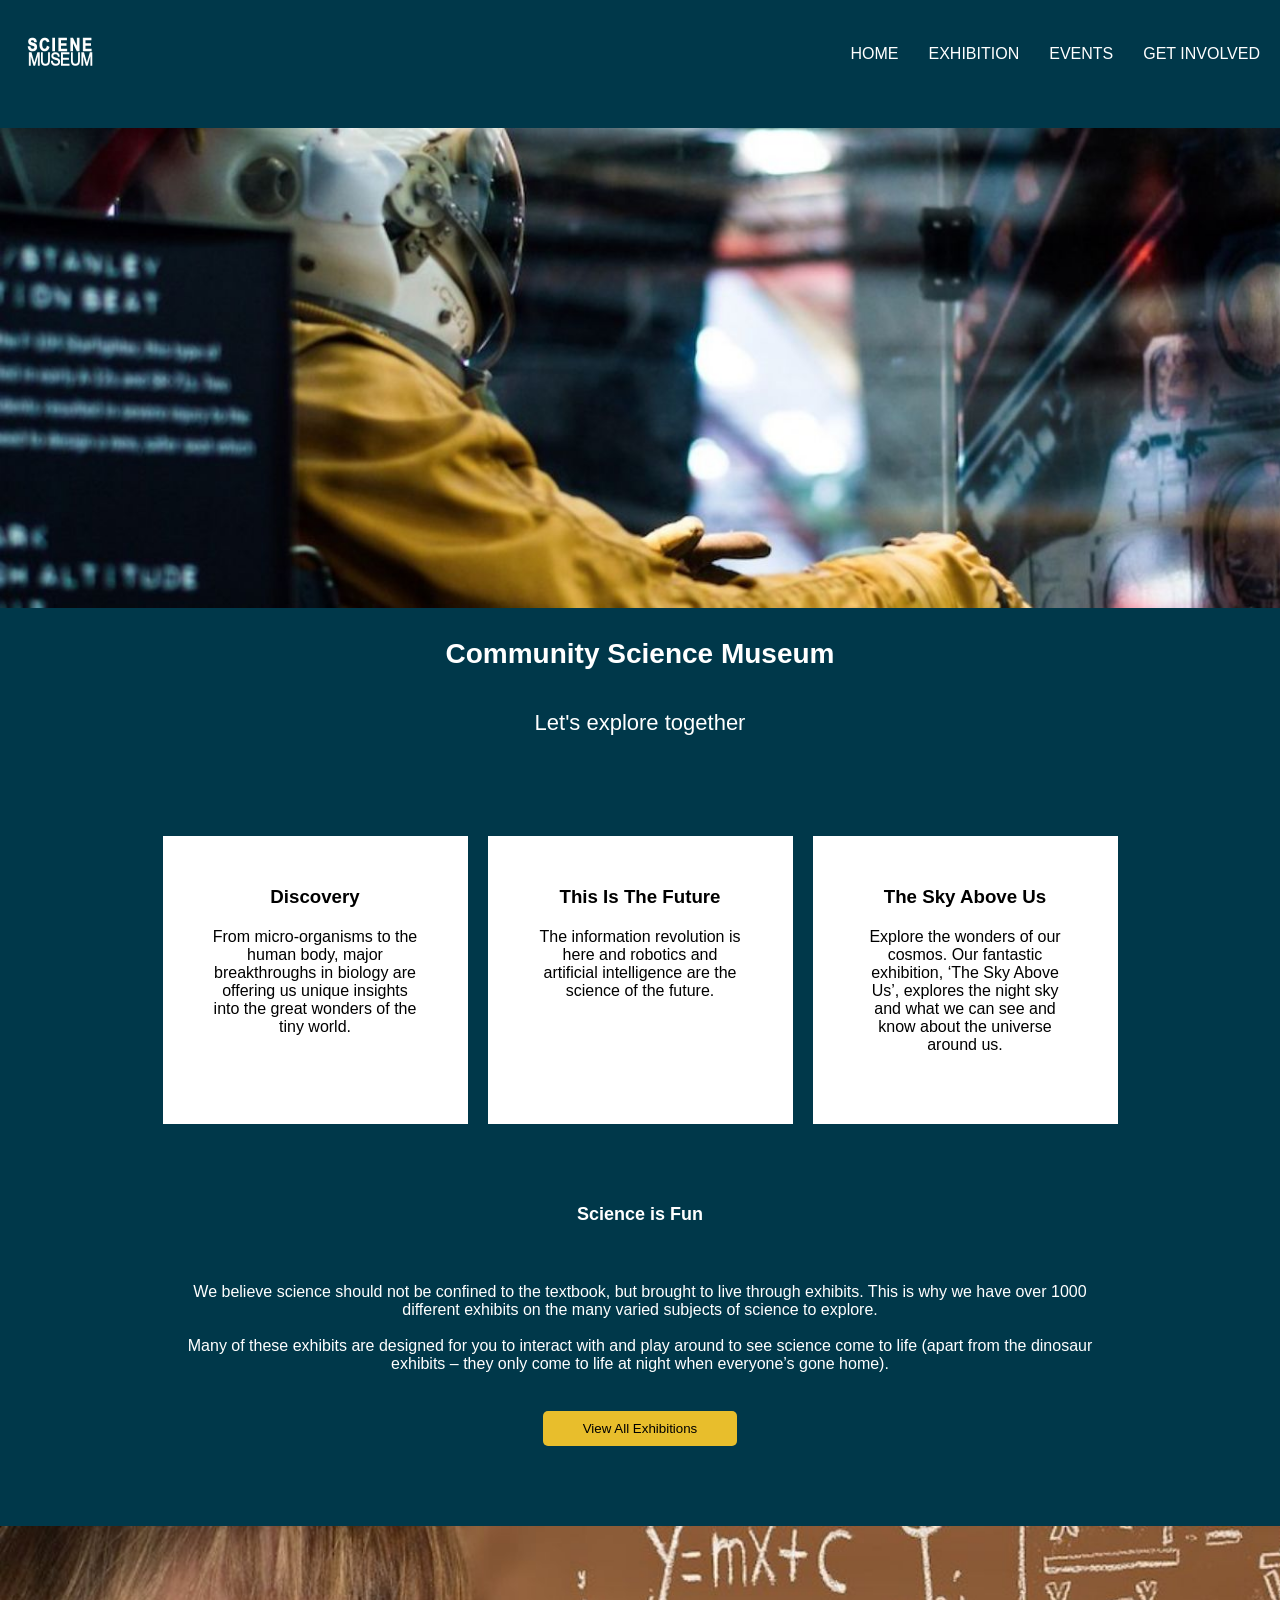
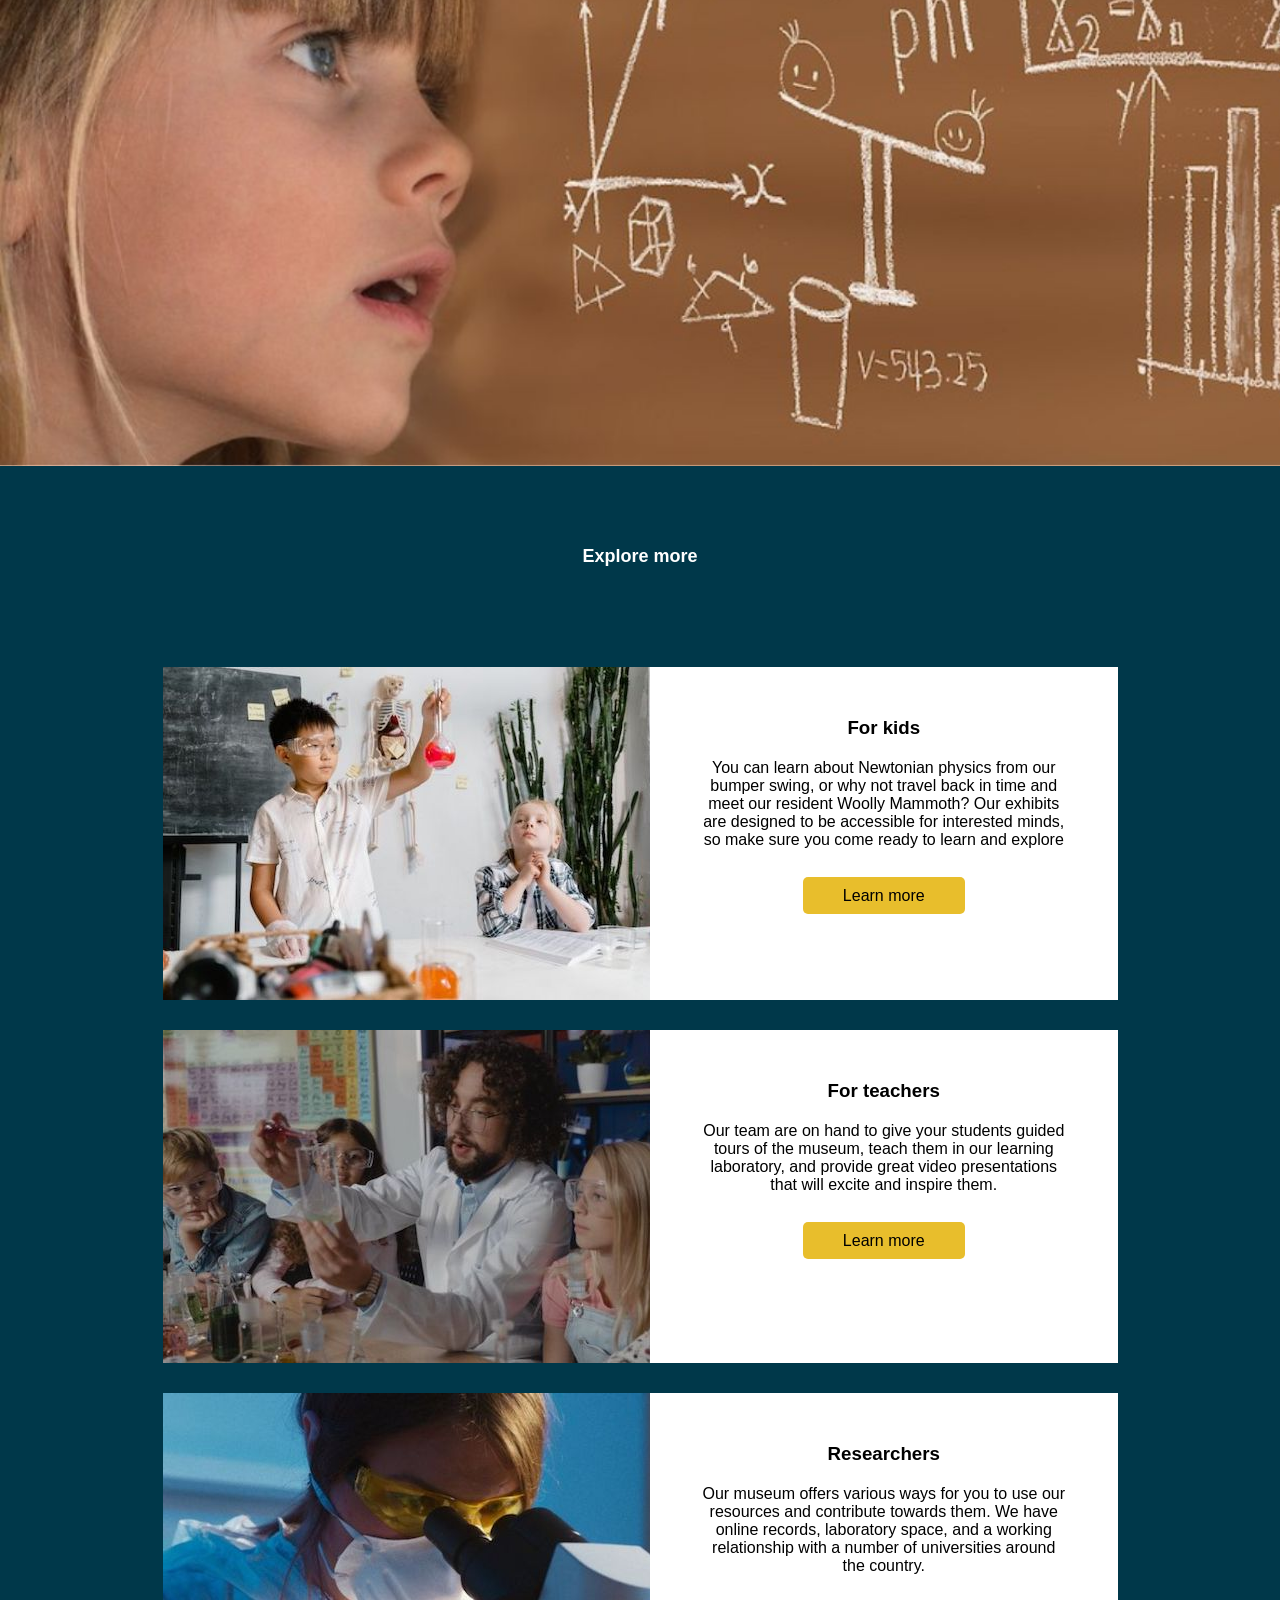
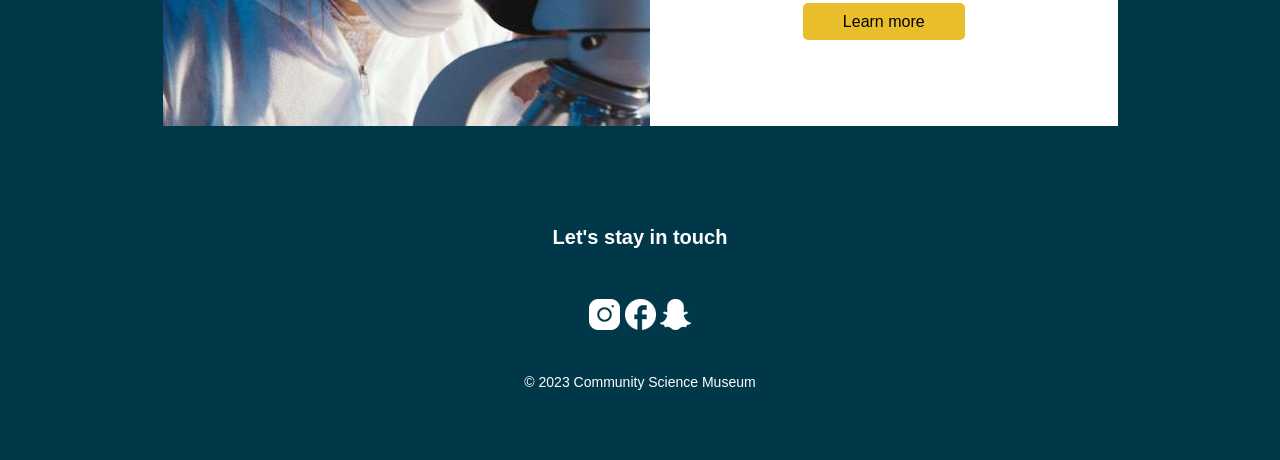
<file: index.html>
<!DOCTYPE html>
<html lang="en">
<head>
    <meta charset="UTF-8">
    <meta http-equiv="X-UA-Compatible" content="IE-edge">
    <meta name="viewport" content="width=device-width, initial-scale=1.0">
    <title>Home</title>
    <link rel="stylesheet" href="css/styles.css"/>
    <link rel="stylesheet" href="https://cdnjs.cloudflare.com/ajax/libs/font-awesome/6.4.2/css/all.min.css" integrity="sha512-z3gLpd7yknf1YoNbCzqRKc4qyor8gaKU1qmn+CShxbuBusANI9QpRohGBreCFkKxLhei6S9CQXFEbbKuqLg0DA==" crossorigin="anonymous" referrerpolicy="no-referrer" />
</head>
<body>
    <header>
        <nav>
            <ul class="nav-bar">
                <li class="logo"><img src="images/logo/logo_science_museum.png" alt="Logo of Community Science Museum"></a></li>
                <input type="checkbox" id="check">
                <span class="menu">
                    <li><a href="index.html">Home</a></li>
                    <li><a href="exhibition.html">Exhibition</a></li>
                    <li><a href="events.html">Events</a></li>
                    <li><a href="getinvolved.html">Get Involved</a></li>
                    <label for="check" class="close-menu"><i class="fas fa-times"></i></label>
                </span>
                <label for="check" class="open-menu"><i class="fas fa-bars"></i></label>
            </ul>
        </nav>
    </header>
    <main>
        <div class="container">
            <div class="container-item-1">
            </div>
            <div class="container-item-2">
                <h1>Community Science Museum</h1>
                <p>Let's explore together</p>
            </div>


            <div class="container-item-0-1">
                <h3>Discovery</h3>
                <p>From micro-organisms to the human body, major breakthroughs in biology are offering us unique insights into the great wonders of the tiny world.</p>
            </div>


            <div class="container-item-0-2">
                <h3>This Is The Future</h3>
                <p>The information revolution is here and robotics and artificial intelligence are the science of the future.</p>

            </div>


            <div class="container-item-0-3">
                <h3>The Sky Above Us</h3>
                <p>Explore the wonders of our cosmos. Our fantastic exhibition, ‘The Sky Above Us’, explores the night sky and what we can see and know about the universe around us.</p>

            </div>




            <div class="container-item-3">
                <h2>Science is Fun</h2>
                <p>
                    <br>We believe science should not be confined to the textbook, but brought to live through exhibits. This is why we have over 1000 different exhibits on the many varied subjects of science to explore.<br/>
                    <br>Many of these exhibits are designed for you to interact with and play around to see science come to life (apart from the dinosaur exhibits – they only come to life at night when everyone’s gone home).</br>
                </p>
                <br><button type="button" class="button">View All Exhibitions</button></br>
            </div>
            <div class="container-item-4">
            </div>
            <div class="container-item-3">
                <h2>Explore more</h2>
            </div>
            <div class="container-item-5">
                <img src="images/home/boy_experiment.jpg" alt="Boy experiement">
            </div>    
            <div class="container-item-6">
                <h3>For kids</h3>
                <p>You can learn about Newtonian physics from our bumper swing, or why not travel back in time and meet our resident Woolly Mammoth? Our exhibits are designed to be accessible for interested minds, so make sure you come ready to learn and explore</p>
                <br><buttontype="button" class="button">Learn more</button></buttontype></br>
            </div>

            <div class="container-item-8">
                <img src="images/home/explore_for_teachers1.jpg" alt="Teacher showing experiment">
            </div>

            <div class="container-item-7">
                <h3>For teachers</h3>
                <p>Our team are on hand to give your students guided tours of the museum, teach them in our learning laboratory, and provide great video presentations that will excite and inspire them.</p>
                <br><buttontype="button" class="button">Learn more</button></buttontype></br>
            </div>    

        
            <div class="container-item-9">
                <img src="images/home/getinvolved_volunteer1.jpg" alt="Researcher checking results">
            </div>

            <div class="container-item-10">
                <h3>Researchers</h3>
                <p>Our museum offers various ways for you to use our resources and contribute towards them. We have online records, laboratory space, and a working relationship with a number of universities around the country.</p>
                <br><buttontype="button" class="button">Learn more</button></buttontype></br>
            </div>
        </div>
    </main>
    <footer>
        <div class="footer">
            <p>Let's stay in touch</p>
        </div>
        <div>
            <ul class="social">
                <li><a href="https://instagram.com" target="_blank">
                    <img src="images/icons/instagramicon.png"></a></li>
                <li><a href="https://facebook.com" target="_blank">
                    <img src="images/icons/facebookicon.png" target="_blank"></a></li>
                <li><a href="https://snapchat.com" target="_blank">
                    <img src="images/icons/snapchaticon.png"></a></li>    
            </ul>
        </div>
        <div class="copyright">
            <p>&copy; 2023 Community Science Museum</p>
        </div>
    </footer>
    
</body>
</html>
</file>
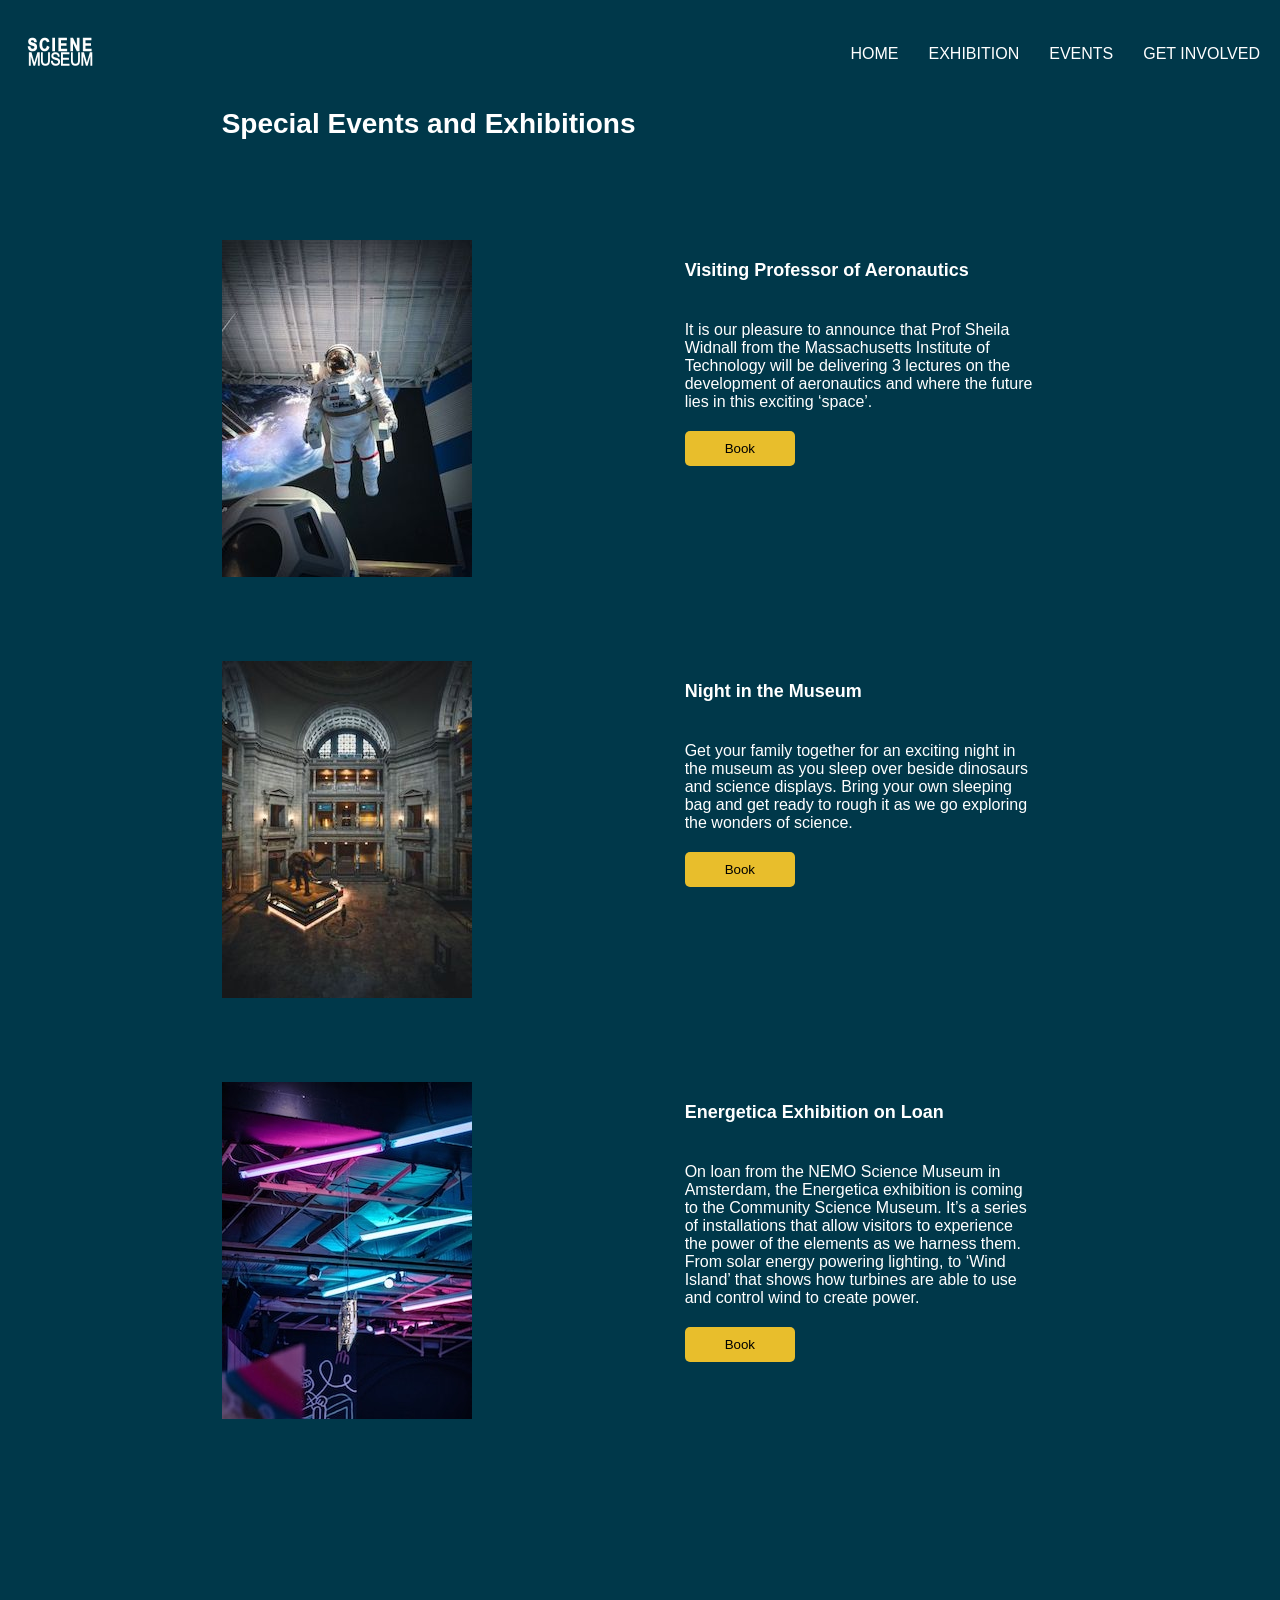
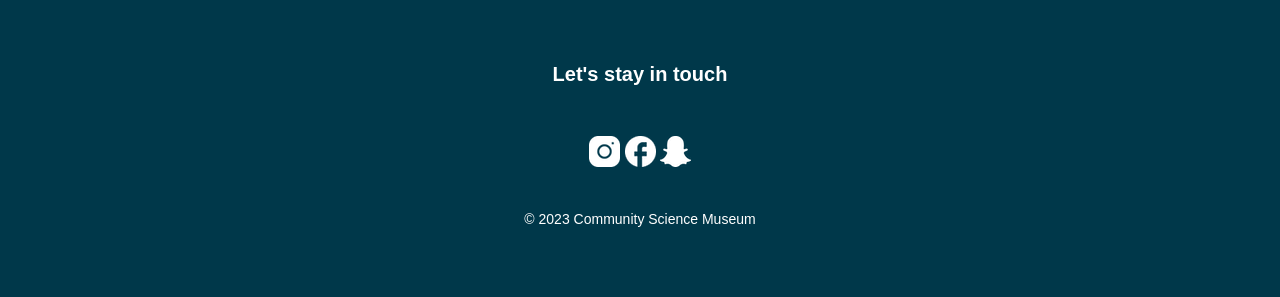
<file: events.html>
<!DOCTYPE html>
<html lang="en">
<head>
    <meta charset="UTF-8">
    <meta http-equiv="X-UA-Compatible" content="IE-edge">
    <meta name="viewport" content="width=device-width, initial-scale=1.0">
    <title>Events</title>
    <link rel="stylesheet" href="css/styles.css"/>
    <link rel="stylesheet" href="https://cdnjs.cloudflare.com/ajax/libs/font-awesome/6.4.2/css/all.min.css" integrity="sha512-z3gLpd7yknf1YoNbCzqRKc4qyor8gaKU1qmn+CShxbuBusANI9QpRohGBreCFkKxLhei6S9CQXFEbbKuqLg0DA==" crossorigin="anonymous" referrerpolicy="no-referrer" />
</head>
<body>
    <header>
        <nav>
            <ul class="nav-bar">
                <li class="logo"><img src="images/logo/logo_science_museum.png" alt="Logo of Community Science Museum"></a></li>
                <input type="checkbox" id="check">
                <span class="menu">
                    <li><a href="index.html">Home</a></li>
                    <li><a href="exhibition.html">Exhibition</a></li>
                    <li><a href="events.html">Events</a></li>
                    <li><a href="getinvolved.html">Get Involved</a></li>
                    <label for="check" class="close-menu"><i class="fas fa-times"></i></label>
                </span>
                <label for="check" class="open-menu"><i class="fas fa-bars"></i></label>
            </ul>
        </nav>
    </header>
    <main>
        <div class="grid-container">
            <div class="grid item grid-item-1">
                <h1>Special Events and Exhibitions</h1>
            </div>
            <div class="grid item grid-item-2">
                <img src="images/events/events_visiting_professor_of_aeronautics.jpg" alt="Flying Astraeroneus">
            </div>
            <div class="grid item grid-item-3">
                <h2>Visiting Professor of Aeronautics</h2>
                <p>It is our pleasure to announce that Prof Sheila Widnall from the Massachusetts Institute of Technology will be delivering 3 lectures on the development of aeronautics and where the future lies in this exciting ‘space’.</p>
                <button type="button" class="button">Book</button>
            </div>
            <div class="grid item grid-item-4">
                <img src="images/events/events_night_in_museum.jpg" alt="Event Night in the Museum">
            </div>
            <div class="grid item grid-item-5">
                <h2>Night in the Museum</h2>
                <p>Get your family together for an exciting night in the museum as you sleep over beside dinosaurs and science displays. Bring your own sleeping bag and get ready to rough it as we go exploring the wonders of science.</p>
                <button type="button" class="button">Book</button>
            </div>
            <div class="grid item grid-item-6">
                <img src="images/events/events_energetica_exhibition_on_loan.jpg" alt="Purple Lights Energetica Exhibition">
            </div>
            <div class="grid item grid-item-7">
                <h2>Energetica Exhibition on Loan</h2>
                <p>On loan from the NEMO Science Museum in Amsterdam, the Energetica exhibition is coming to the Community Science Museum. It’s a series of installations that allow visitors to experience the power of the elements as we harness them. From solar energy powering lighting, to ‘Wind Island’ that shows how turbines are able to use and control wind to create power.</p>
                <button type="button" class="button">Book</button>
            </div>
        </div>
    </main>
    <footer>
        <div class="footer">
            <p>Let's stay in touch</p>
        </div>
        <div>
            <ul class="social">
                <li><a href="https://instagram.com" target="_blank">
                    <img src="images/icons/instagramicon.png"></a></li>
                <li><a href="https://facebook.com" target="_blank">
                    <img src="images/icons/facebookicon.png" target="_blank"></a></li>
                <li><a href="https://snapchat.com" target="_blank">
                    <img src="images/icons/snapchaticon.png"></a></li>    
            </ul>
        </div>
        <div class="copyright">
            <p>&copy; 2023 Community Science Museum</p>
        </div>
    </footer>
    
</body>
</html>
</file>
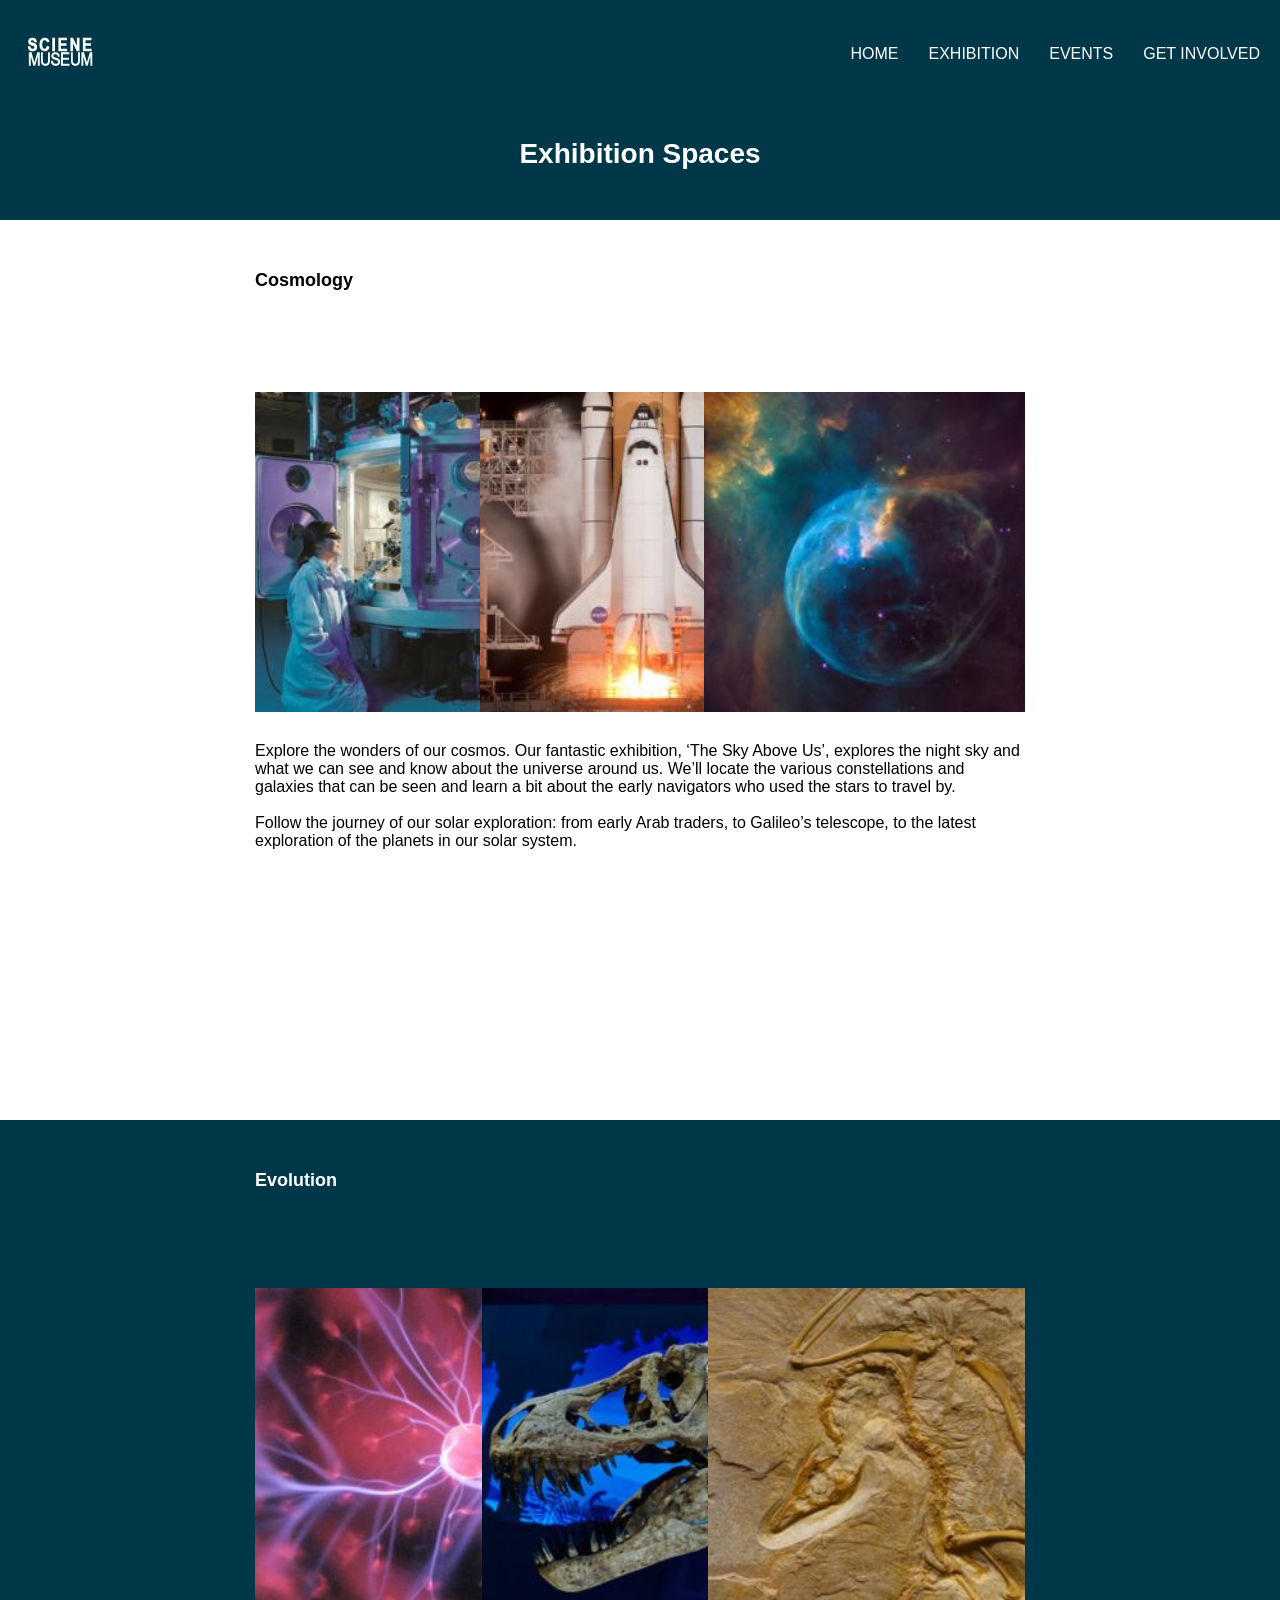
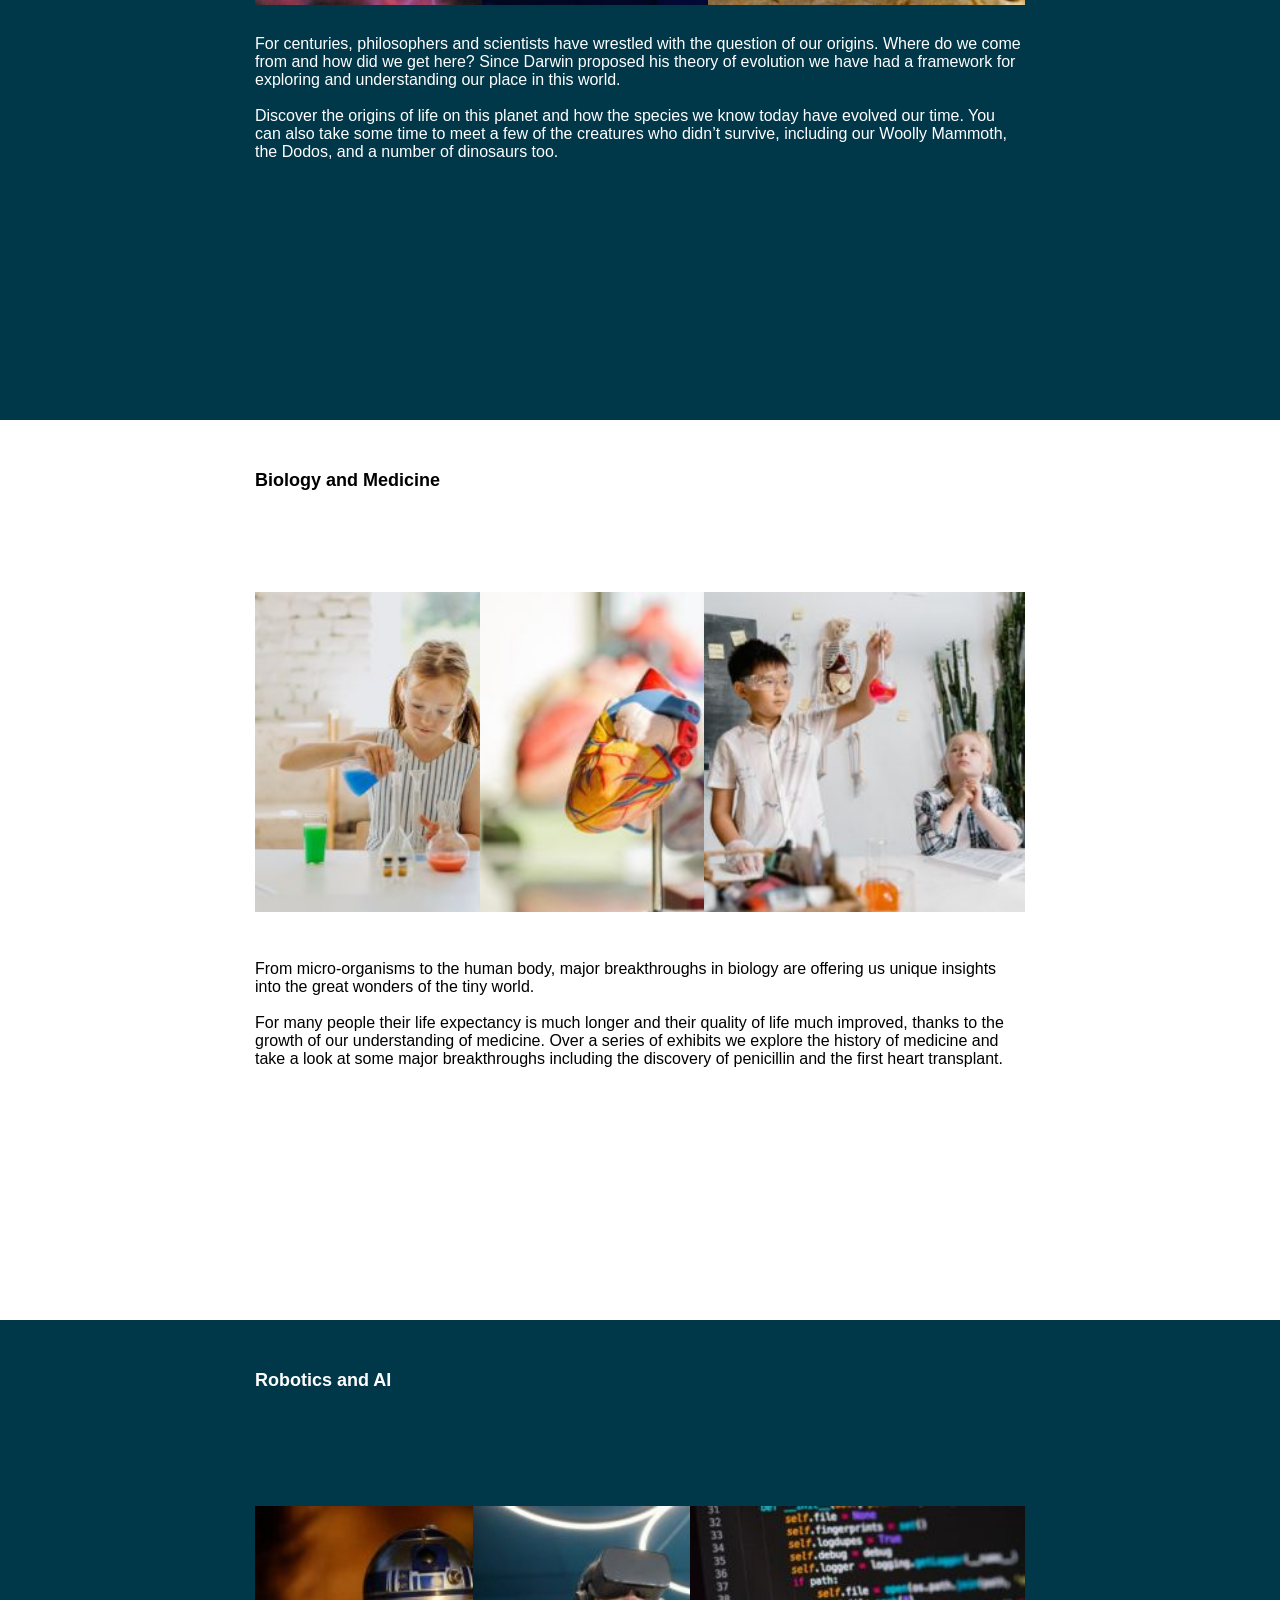
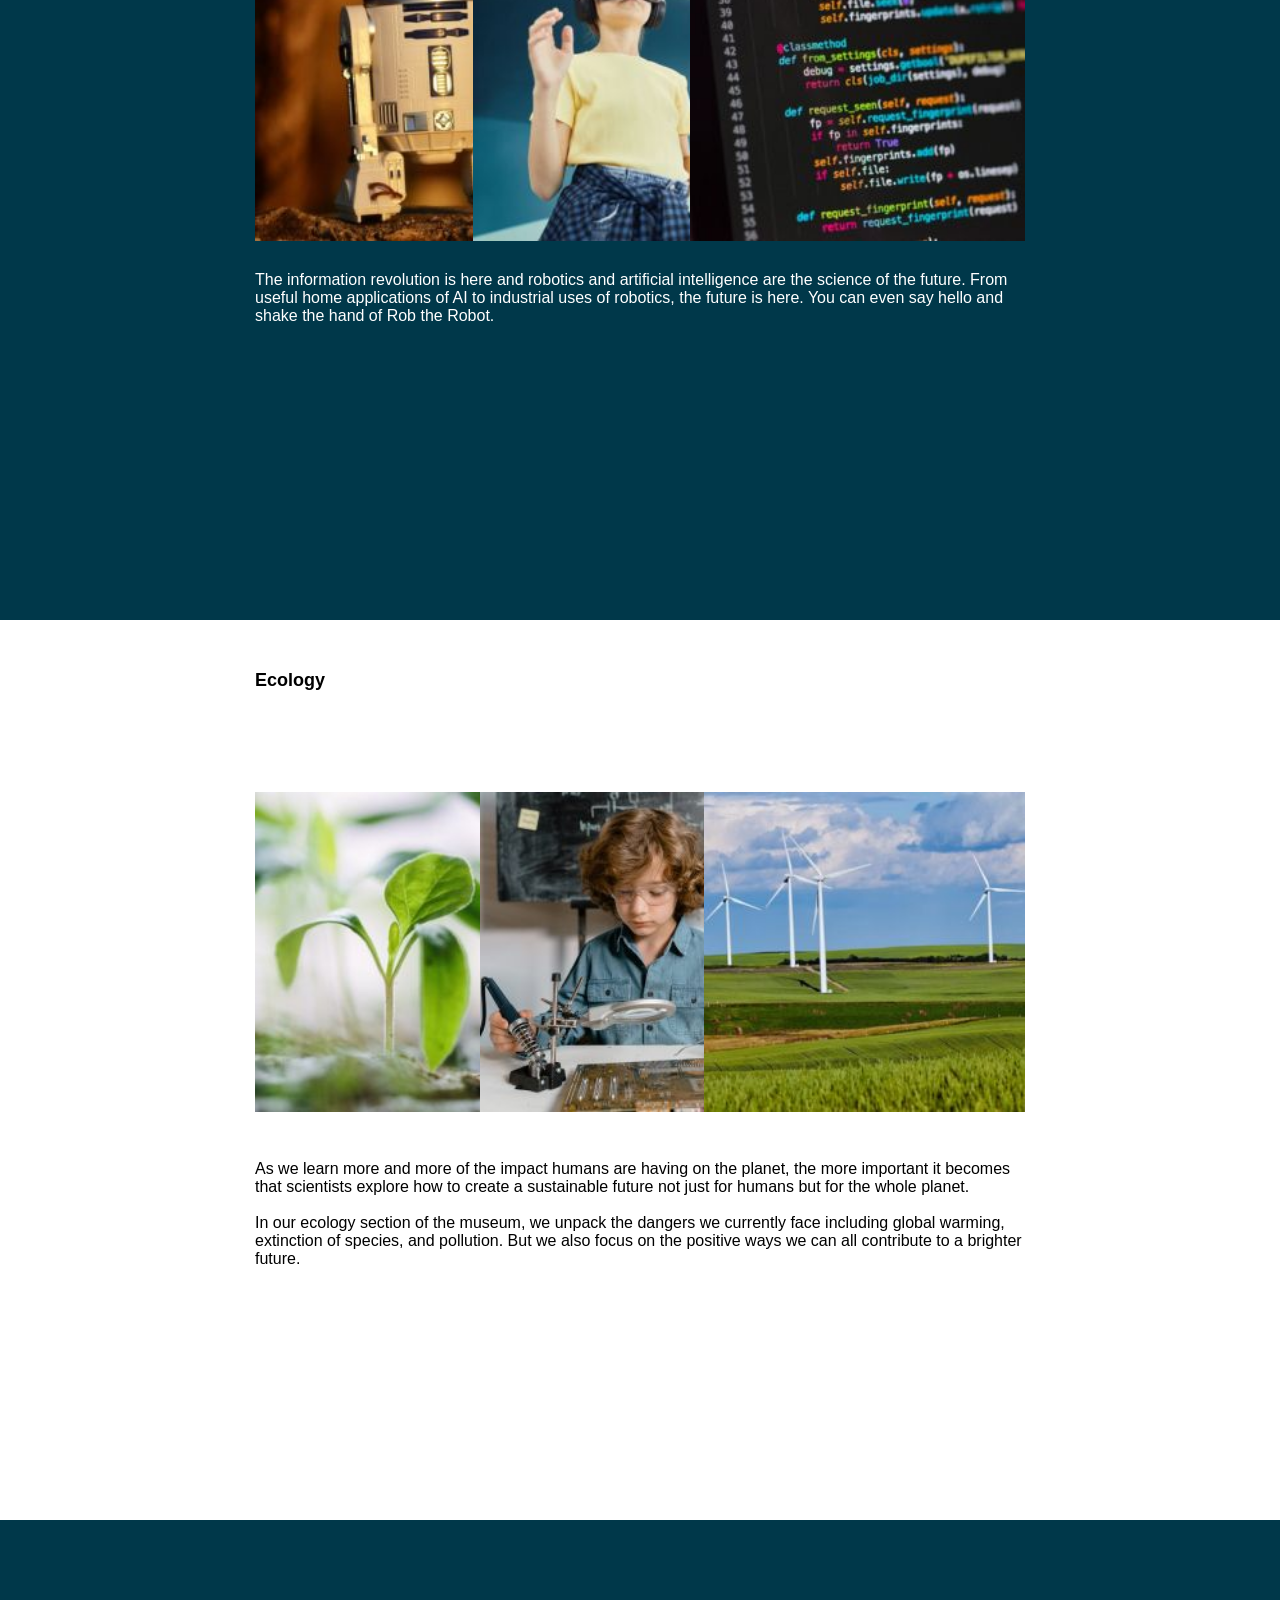
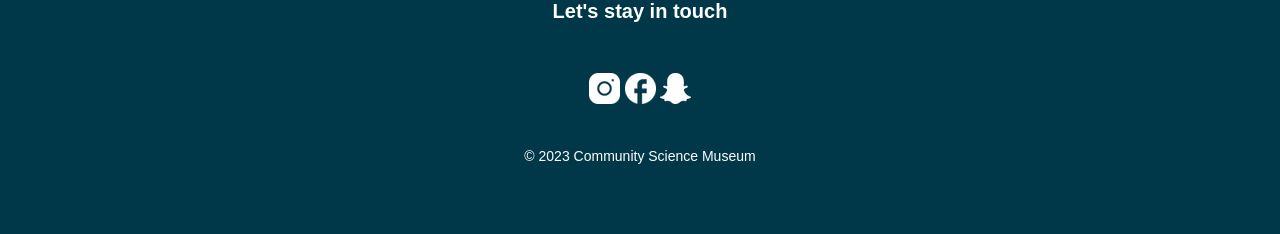
<file: exhibition.html>
<!DOCTYPE html>
<html lang="en">
<head>
    <meta charset="UTF-8">
    <meta http-equiv="X-UA-Compatible" content="IE-edge">
    <meta name="viewport" content="width=device-width, initial-scale=1.0">
    <title>Exhibition</title>
    <link rel="stylesheet" href="css/styles.css"/>
    <link rel="stylesheet" href="https://cdnjs.cloudflare.com/ajax/libs/font-awesome/6.4.2/css/all.min.css" integrity="sha512-z3gLpd7yknf1YoNbCzqRKc4qyor8gaKU1qmn+CShxbuBusANI9QpRohGBreCFkKxLhei6S9CQXFEbbKuqLg0DA==" crossorigin="anonymous" referrerpolicy="no-referrer" />
</head>
<body>
    <header>
        <nav>
            <ul class="nav-bar">
                <li class="logo"><img src="images/logo/logo_science_museum.png" alt="Logo of Community Science Museum"></a></li>
                <input type="checkbox" id="check">
                <span class="menu">
                    <li><a href="index.html">Home</a></li>
                    <li><a href="exhibition.html">Exhibition</a></li>
                    <li><a href="events.html">Events</a></li>
                    <li><a href="getinvolved.html">Get Involved</a></li>
                    <label for="check" class="close-menu"><i class="fas fa-times"></i></label>
                </span>
                <label for="check" class="open-menu"><i class="fas fa-bars"></i></label>
            </ul>
        </nav>
    </header>
    <main>
        <div class="header">
            <h1>Exhibition Spaces</h1>
        </div>
        <div class="grid-container-1">
            <div class="grid-item-1-2">
                <h2>Cosmology</h2>
            </div>
            <div class="grid-item-1-3">
                <img src="images/exhibitions/cosmology/exhibition_cosmology_space_girl.jpg" alt="Girl in Simulator Space">
            </div> 
            <div class="grid-item-1-4">
                <img src="images/exhibitions/cosmology/exhibition_cosmology_spaceship.jpg" alt="A Spaceship Take Off">
            </div>
            <div class="grid-item-1-5">
                <img src="images/exhibitions/cosmology/exhibition_cosmology_meteor.jpg" alt="Flying and colorful Meteor in Space">
            </div>
            <div class="grid-item-1-6">
                <img src="images/exhibitions/cosmology/spaceshipgirl.jpg" alt="Girl in Simulator Space">
            </div>
            <div class="grid-item-1-7">
                <p>Explore the wonders of our cosmos. Our fantastic exhibition, ‘The Sky Above Us’, explores the night sky and what we can see and know about the universe around us. We’ll locate the various constellations and galaxies that can be seen and learn a bit about the early navigators who used the stars to travel by.
                    <br><br>Follow the journey of our solar exploration: from early Arab traders, to Galileo’s telescope, to the latest exploration of the planets in our solar system.<br/><br/></p>
            </div>    
        </div>    

        <div class="grid-container-2">
            <div class="grid-item-2-2">
                <h2>Evolution</h2>
            </div>
            <div class="grid-item-2-3">
                <img src="images/exhibitions/evolution/exhibition_evolution.jpg" alt="Cells and molecyels">
            </div> 
            <div class="grid-item-2-4">
                <img src="images/exhibitions/evolution/exhibition_evolution_dinasour_skeleton.jpg" alt="Skeleton of a Dinosaur">
            </div>
            <div class="grid-item-2-5">
                <img src="images/exhibitions/evolution/exhibition_evolutoin_species.jpg" alt="Old print Species">
            </div>
            <div class="grid-item-2-6">
                <img src="images/exhibitions/evolution/exhibition_smalldevices.jpg" alt="Cells and molecyels">
            </div>
            <div class="grid-item-2-7">
                <p>For centuries, philosophers and scientists have wrestled with the question of our origins. Where do we come from and how did we get here? Since Darwin proposed his theory of evolution we have had a framework for exploring and understanding our place in this world.
                    <br><br>Discover the origins of life on this planet and how the species we know today have evolved our time. You can also take some time to meet a few of the creatures who didn’t survive, including our Woolly Mammoth, the Dodos, and a number of dinosaurs too.<br/><br/></p>
            </div>    
        </div>



        <div class="grid-container-1">
            <div class="grid-item-1-2">
                <h2>Biology and Medicine</h2>
            </div>
            <div class="grid-item-1-3">
                <img src="images/exhibitions/biology and medicine/exhibition_biology_and_medicine_girl.jpg" alt="Girl doing experiments">
            </div> 
            <div class="grid-item-1-4">
                <img src="images/exhibitions/biology and medicine/exhibition_biology_and_medicine_heart.jpg" alt="An illustration of a heart inside the body">
            </div>
            <div class="grid-item-1-5">
                <img src="images/exhibitions/biology and medicine/exhibition_biology_and_medicine_kids.jpg" alt="Kids doing biology experiements">
            </div>
            <div class="grid-item-1-6">
                <img src="images/exhibitions/biology and medicine/biology_and_medicine_small devices.jpg" alt="Girl doing experiements">
            </div>
            <div class="grid-item-1-7">
                <p>
                    <br>From micro-organisms to the human body, major breakthroughs in biology are offering us unique insights into the great wonders of the tiny world.<br/>
                    <br>For many people their life expectancy is much longer and their quality of life much improved, thanks to the growth of our understanding of medicine. Over a series of exhibits we explore the history of medicine and take a look at some major breakthroughs including the discovery of penicillin and the first heart transplant.<br/>
                </p>
            </div>    
        </div>


        <div class="grid-container-2">
            <div class="grid-item-2-2">
                <h2>Robotics and AI</h2>
            </div>
            <div class="grid-item-2-3">
                <img src="images/exhibitions/robotics and ai/exhibition_robotics_and_ai_robot.jpg" alt="A robot">
            </div> 
            <div class="grid-item-2-4">
                <img src="images/exhibitions/robotics and ai/exhibition_robotics_and_ai_girl_simulator.jpg" alt="Girl simulator glasses">
            </div>
            <div class="grid-item-2-5">
                <img src="images/exhibitions/robotics and ai/exhibition_robotics_and_ai_coding.jpg" alt="A screen with coding">
            </div>
            <div class="grid-item-2-6">
                <img src="images/exhibitions/robotics and ai/robotics_and_ia_small_devices.jpg" alt="A robot shown on small devices">
            </div>
            <div class="grid-item-2-7">
                <p>
                    The information revolution is here and robotics and artificial intelligence are the science of the future. From useful home applications of AI to industrial uses of robotics, the future is here. You can even say hello and shake the hand of Rob the Robot.
                </p>
            </div>    
        </div>

        <div class="grid-container-1">
            <div class="grid-item-1-2">
                <h2>Ecology</h2>
            </div>
            <div class="grid-item-1-3">
                <img src="images/exhibitions/ecology/ecology_plants.jpg" alt="Plants growing">
            </div> 
            <div class="grid-item-1-4">
                <img src="images/exhibitions/ecology/exhibition_ecology_boy.jpg" alt="Boy experiment">
            </div>
            <div class="grid-item-1-5">
                <img src="images/exhibitions/ecology/ecology_windmill.jpg" alt="Windmill in the field">
            </div>
            <div class="grid-item-1-6">
                <img src="images/exhibitions/ecology/ecology_plant_small_devices.jpg" alt="Plants growing showing on small devices">
            </div>
            <div class="grid-item-1-7">
                <p>
                    <br>As we learn more and more of the impact humans are having on the planet, the more important it becomes that scientists explore how to create a sustainable future not just for humans but for the whole planet.<br/>
                    <br>In our ecology section of the museum, we unpack the dangers we currently face including global warming, extinction of species, and pollution. But we also focus on the positive ways we can all contribute to a brighter future.<br/>
                </p>
            </div>    
        </div>
       
    </main>
    <footer>
        <div class="footer">
            <p>Let's stay in touch</p>
        </div>
        <div>
            <ul class="social">
                <li><a href="https://instagram.com" target="_blank">
                    <img src="images/icons/instagramicon.png"></a></li>
                <li><a href="https://facebook.com" target="_blank">
                    <img src="images/icons/facebookicon.png" target="_blank"></a></li>
                <li><a href="https://snapchat.com" target="_blank">
                    <img src="images/icons/snapchaticon.png"></a></li>    
            </ul>
        </div>
        <div class="copyright">
            <p>&copy; 2023 Community Science Museum</p>
        </div>
    </footer>
    
</body>
</html>
</file>
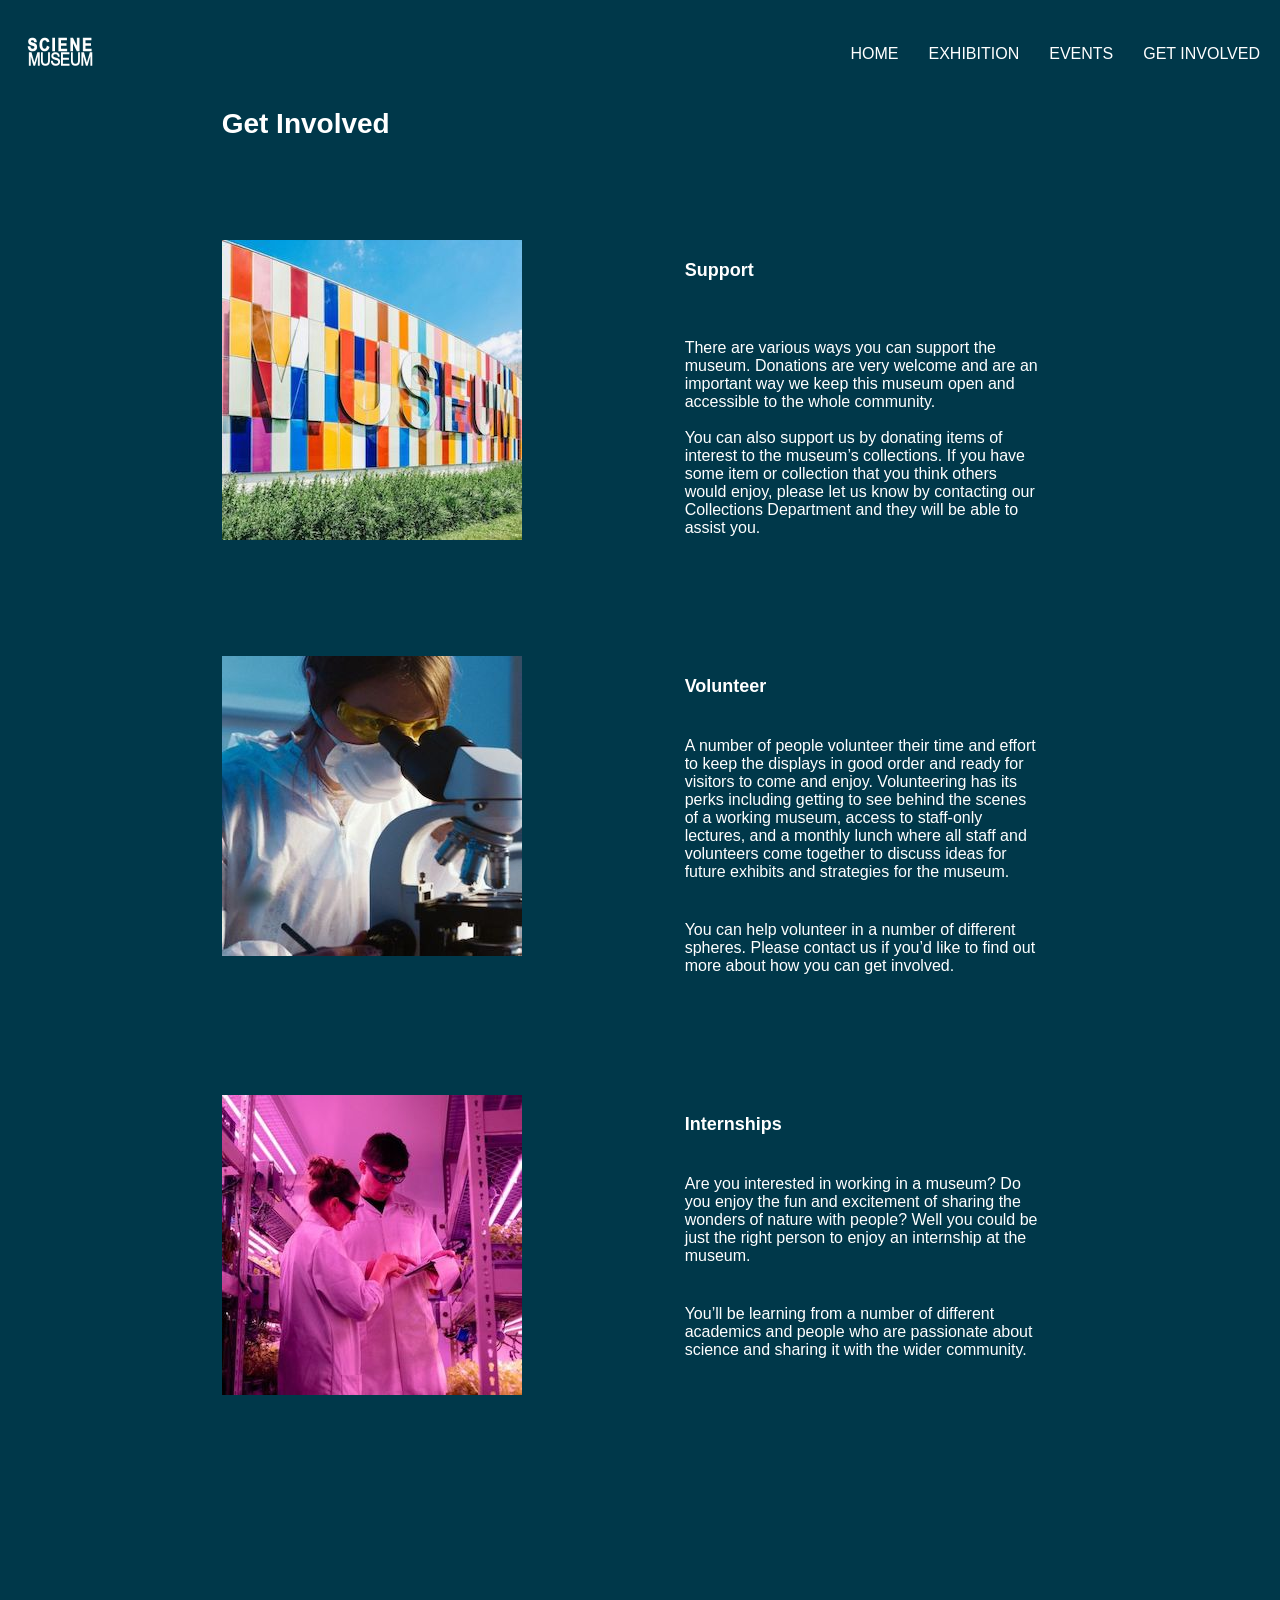
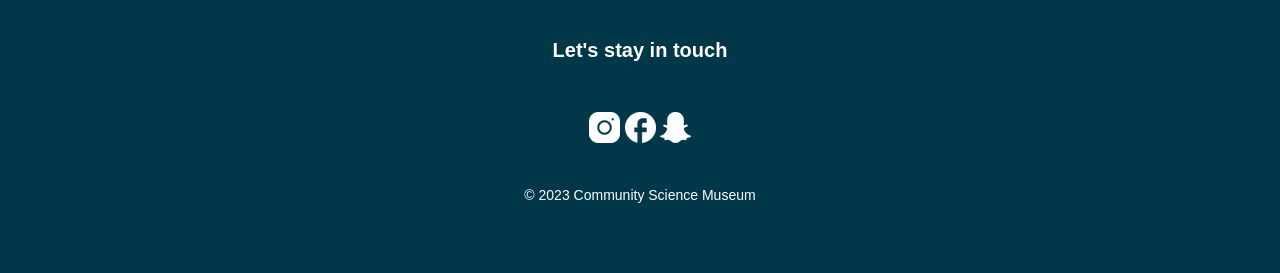
<file: getinvolved.html>
<!DOCTYPE html>
<html lang="en">
<head>
    <meta charset="UTF-8">
    <meta http-equiv="X-UA-Compatible" content="IE-edge">
    <meta name="viewport" content="width=device-width, initial-scale=1.0">
    <title>Get Involved</title>
    <link rel="stylesheet" href="css/styles.css"/>
    <link rel="stylesheet" href="https://cdnjs.cloudflare.com/ajax/libs/font-awesome/6.4.2/css/all.min.css" integrity="sha512-z3gLpd7yknf1YoNbCzqRKc4qyor8gaKU1qmn+CShxbuBusANI9QpRohGBreCFkKxLhei6S9CQXFEbbKuqLg0DA==" crossorigin="anonymous" referrerpolicy="no-referrer" />
</head>
<body>
    <header>
        <nav>
            <ul class="nav-bar">
                <li class="logo"><img src="images/logo/logo_science_museum.png" alt="Logo of Community Science Museum"></a></li>
                <input type="checkbox" id="check">
                <span class="menu">
                    <li><a href="index.html">Home</a></li>
                    <li><a href="exhibition.html">Exhibition</a></li>
                    <li><a href="events.html">Events</a></li>
                    <li><a href="getinvolved.html">Get Involved</a></li>
                    <label for="check" class="close-menu"><i class="fas fa-times"></i></label>
                </span>
                <label for="check" class="open-menu"><i class="fas fa-bars"></i></label>
            </ul>
        </nav>
    </header>
    <main>
        <div class="grid-container">
            <div class="grid-item-1">
                <h1>Get Involved</h1>
            </div>
            <div class="grid item grid-item-2">
                <img src="images/getinvolved/getinvolved_support_museum.jpg" alt="The museum building colourful">
            </div>
            <div class="grid item grid-item-3">
                <h2>Support</h2>
                <p>
                    <br>There are various ways you can support the museum. Donations are very welcome and are an important way we keep this museum open and accessible to the whole community.<br/>
                    <br>You can also support us by donating items of interest to the museum’s collections. If you have some item or collection that you think others would enjoy, please let us know by contacting our Collections Department and they will be able to assist you.<br/>
                </p>
            </div>
            <div class="grid item grid-item-4">
                <img src="images/getinvolved/getinvolved_volunteer.jpg" alt="Researcher looking into machine full equiped">
            </div>
            <div class="grid item grid-item-5">
                <h2>Volunteer</h2>
                <p>A number of people volunteer their time and effort to keep the displays in good order and ready for visitors to come and enjoy. Volunteering has its perks including getting to see behind the scenes of a working museum, access to staff-only lectures, and a monthly lunch where all staff and volunteers come together to discuss ideas for future exhibits and strategies for the museum.</p>
                <p>You can help volunteer in a number of different spheres. Please contact us if you’d like to find out more about how you can get involved.</p>
            </div>
            <div class="grid item grid-item-6">
                <img src="images/getinvolved/getinvolved_internship.jpg" alt="Researcher showing student results. Full equiped">
            </div>
            <div class="grid item grid-item-7">
                <h2>Internships</h2>
                <p>Are you interested in working in a museum? Do you enjoy the fun and excitement of sharing the wonders of nature with people? Well you could be just the right person to enjoy an internship at the museum.</p>
                <p>You’ll be learning from a number of different academics and people who are passionate about science and sharing it with the wider community.</p>
            </div>
        </div>
    </main>
    <footer>
        <div class="footer">
            <p>Let's stay in touch</p>
        </div>
        <div>
            <ul class="social">
                <li><a href="https://instagram.com" target="_blank">
                    <img src="images/icons/instagramicon.png"></a></li>
                <li><a href="https://facebook.com" target="_blank">
                    <img src="images/icons/facebookicon.png" target="_blank"></a></li>
                <li><a href="https://snapchat.com" target="_blank">
                    <img src="images/icons/snapchaticon.png"></a></li>    
            </ul>
        </div>
        <div class="copyright">
            <p>&copy; 2023 Community Science Museum</p>
        </div>
    </footer>
    
</body>
</html>
</file>
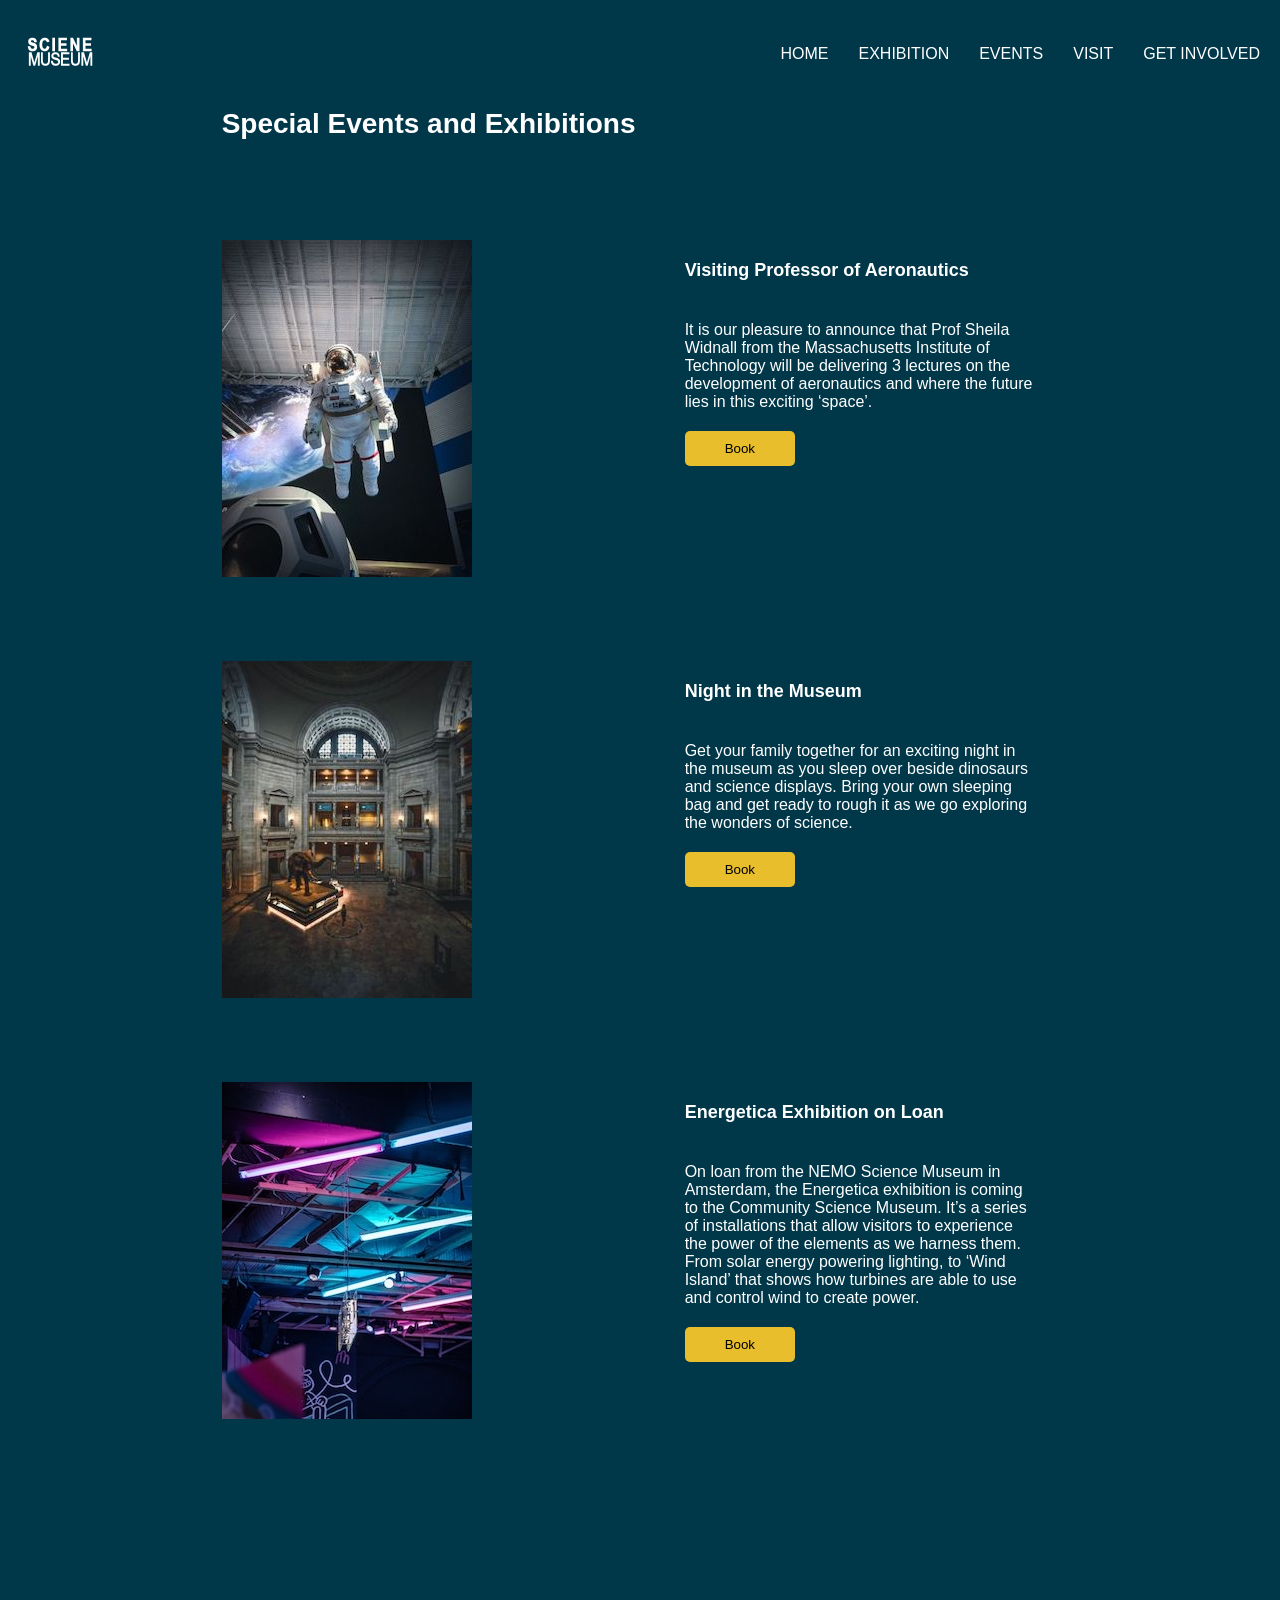
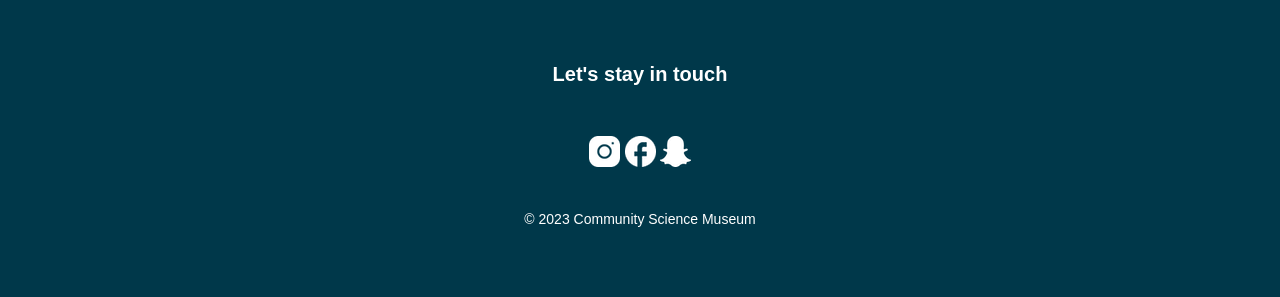
<file: newevents.html>
<!DOCTYPE html>
<html lang="en">
<head>
    <meta charset="UTF-8">
    <meta http-equiv="X-UA-Compatible" content="IE-edge">
    <meta name="viewport" content="width=device-width, initial-scale=1.0">
    <title>Hamburger Menu</title>
    <link rel="stylesheet" href="stylenew.css"/>
    <link rel="stylesheet" href="https://cdnjs.cloudflare.com/ajax/libs/font-awesome/6.4.2/css/all.min.css" integrity="sha512-z3gLpd7yknf1YoNbCzqRKc4qyor8gaKU1qmn+CShxbuBusANI9QpRohGBreCFkKxLhei6S9CQXFEbbKuqLg0DA==" crossorigin="anonymous" referrerpolicy="no-referrer" />
</head>
<body>
    <header>
        <nav>
            <ul class="nav-bar">
                <li class="logo"><a href="#"><img src="images/logo/logo_science_museum.png" alt="Logo of Community Science Museum"></a></li>
                <input type="checkbox" id="check">
                <span class="menu">
                    <li><a href="#">Home</a></li>
                    <li><a href="#">Exhibition</a></li>
                    <li><a href="#">Events</a></li>
                    <li><a href="#">Visit</a></li>
                    <li><a href="#">Get Involved</a></li>
                    <label for="check" class="close-menu"><i class="fas fa-times"></i></label>
                </span>
                <label for="check" class="open-menu"><i class="fas fa-bars"></i></label>
            </ul>
        </nav>
    </header>
    <main>
        <div class="grid-container">
            <div class="grid item grid-item-1">
                <h1>Special Events and Exhibitions</h1>
            </div>
            <div class="grid item grid-item-2">
                <img src="images/events/events_visiting_professor_of_aeronautics.jpg" alt="Flying Astraeroneus">
            </div>
            <div class="grid item grid-item-3">
                <h2>Visiting Professor of Aeronautics</h2>
                <p>It is our pleasure to announce that Prof Sheila Widnall from the Massachusetts Institute of Technology will be delivering 3 lectures on the development of aeronautics and where the future lies in this exciting ‘space’.</p>
                <button type="button" class="button">Book</button>
            </div>
            <div class="grid item grid-item-4">
                <img src="images/events/events_night_in_museum.jpg" alt="Event Night in the Museum">
            </div>
            <div class="grid item grid-item-5">
                <h2>Night in the Museum</h2>
                <p>Get your family together for an exciting night in the museum as you sleep over beside dinosaurs and science displays. Bring your own sleeping bag and get ready to rough it as we go exploring the wonders of science.</p>
                <button type="button" class="button">Book</button>
            </div>
            <div class="grid item grid-item-6">
                <img src="images/events/events_energetica_exhibition_on_loan.jpg" alt="Purple Lights Energetica Exhibition">
            </div>
            <div class="grid item grid-item-7">
                <h2>Energetica Exhibition on Loan</h2>
                <p>On loan from the NEMO Science Museum in Amsterdam, the Energetica exhibition is coming to the Community Science Museum. It’s a series of installations that allow visitors to experience the power of the elements as we harness them. From solar energy powering lighting, to ‘Wind Island’ that shows how turbines are able to use and control wind to create power.</p>
                <button type="button" class="button">Book</button>
            </div>
        </div>
    </main>
    <footer>
        <div class="footer">
            <p>Let's stay in touch</p>
        </div>
        <div>
            <ul class="social">
                <li><a href="https://instagram.com" target="_blank">
                    <img src="images/icons/instagramicon.png"></a></li>
                <li><a href="https://facebook.com" target="_blank">
                    <img src="images/icons/facebookicon.png" target="_blank"></a></li>
                <li><a href="https://snapchat.com" target="_blank">
                    <img src="images/icons/snapchaticon.png"></a></li>    
            </ul>
        </div>
        <div class="copyright">
            <p>&copy; 2023 Community Science Museum</p>
        </div>
    </footer>
    
</body>
</html>
</file>
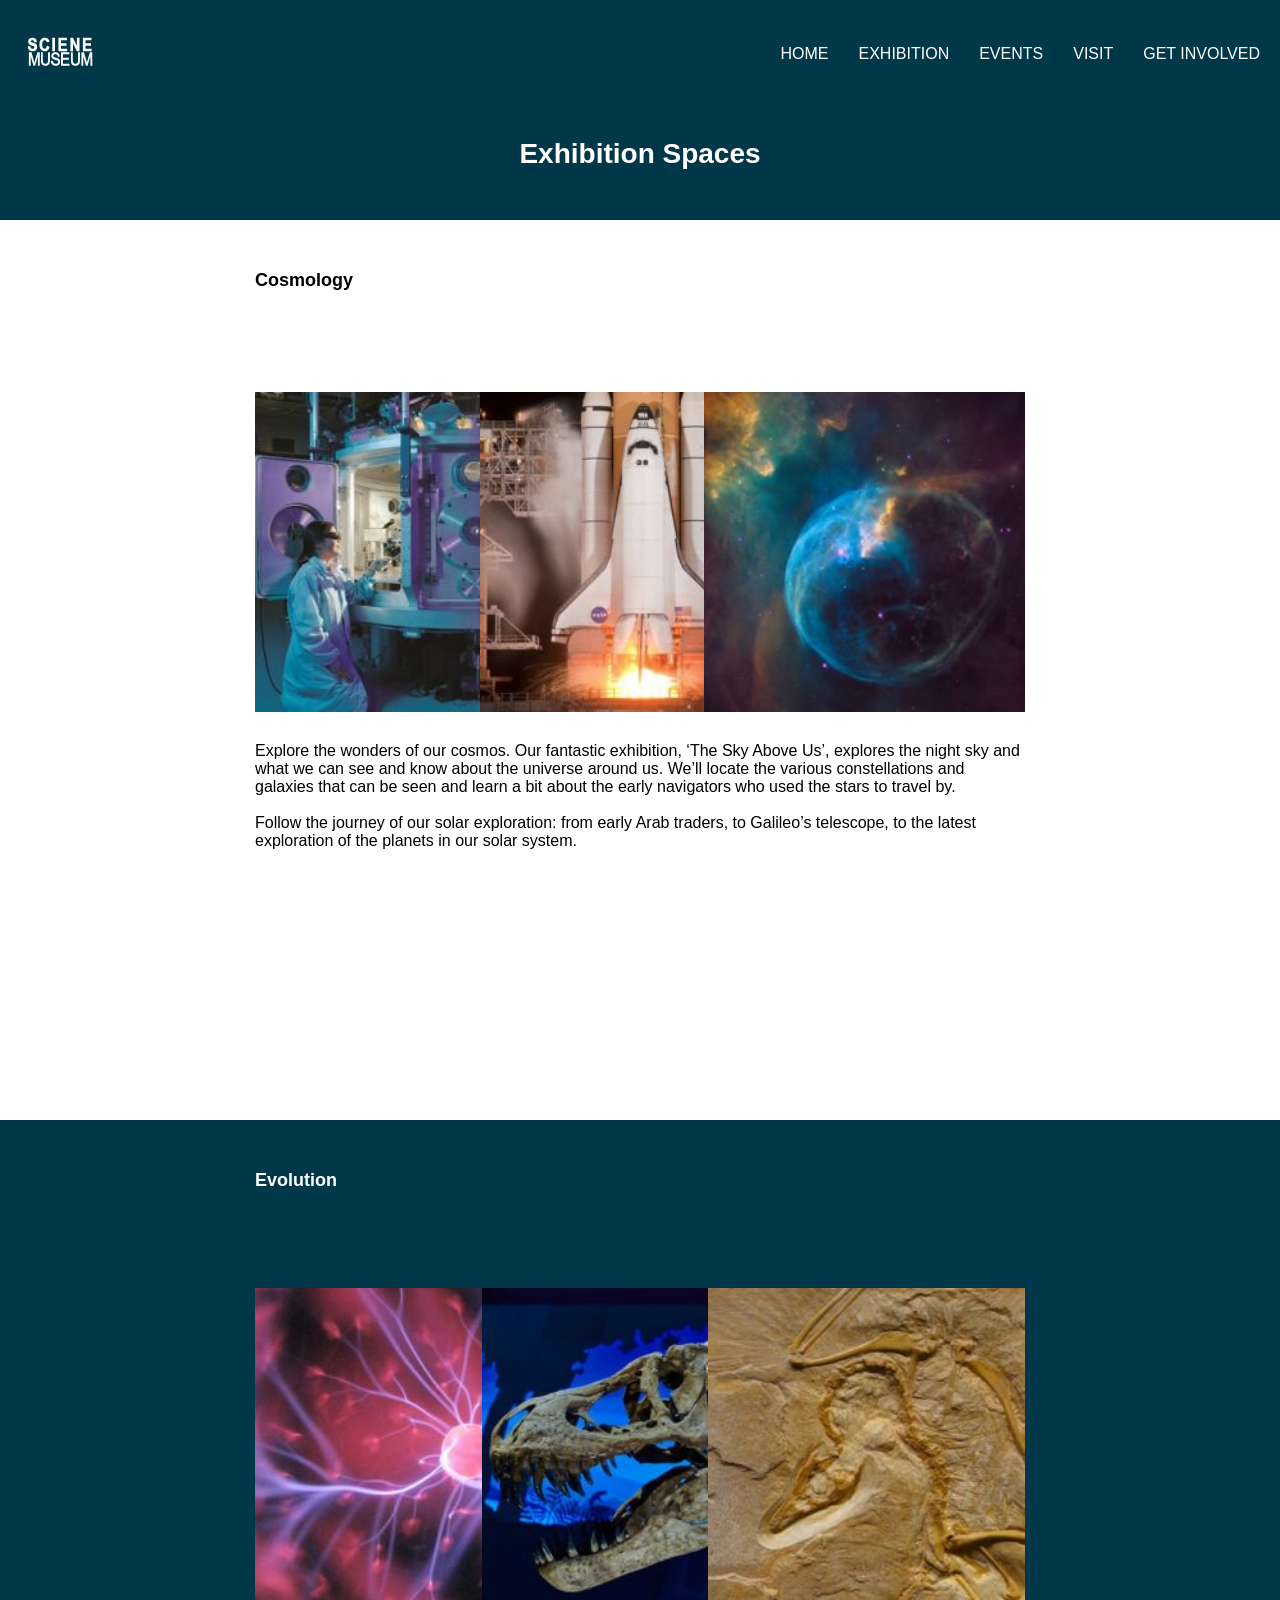
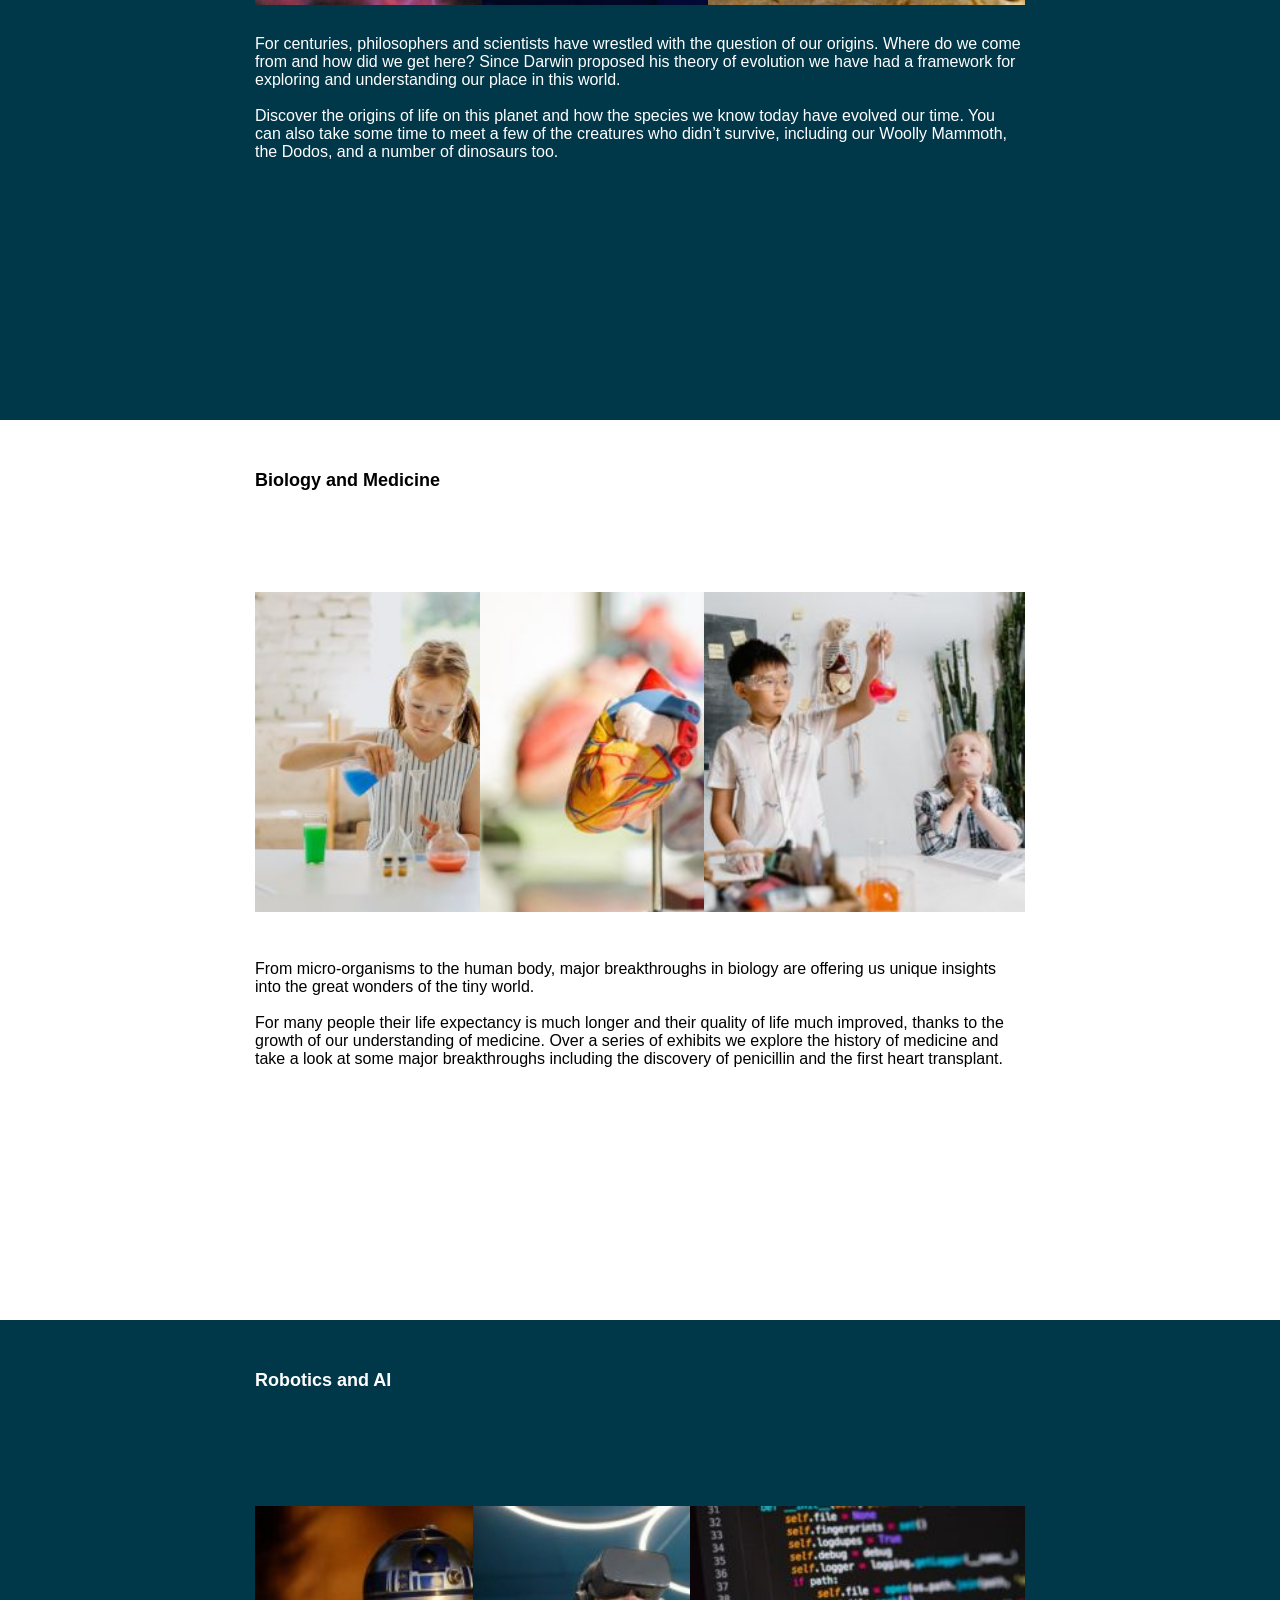
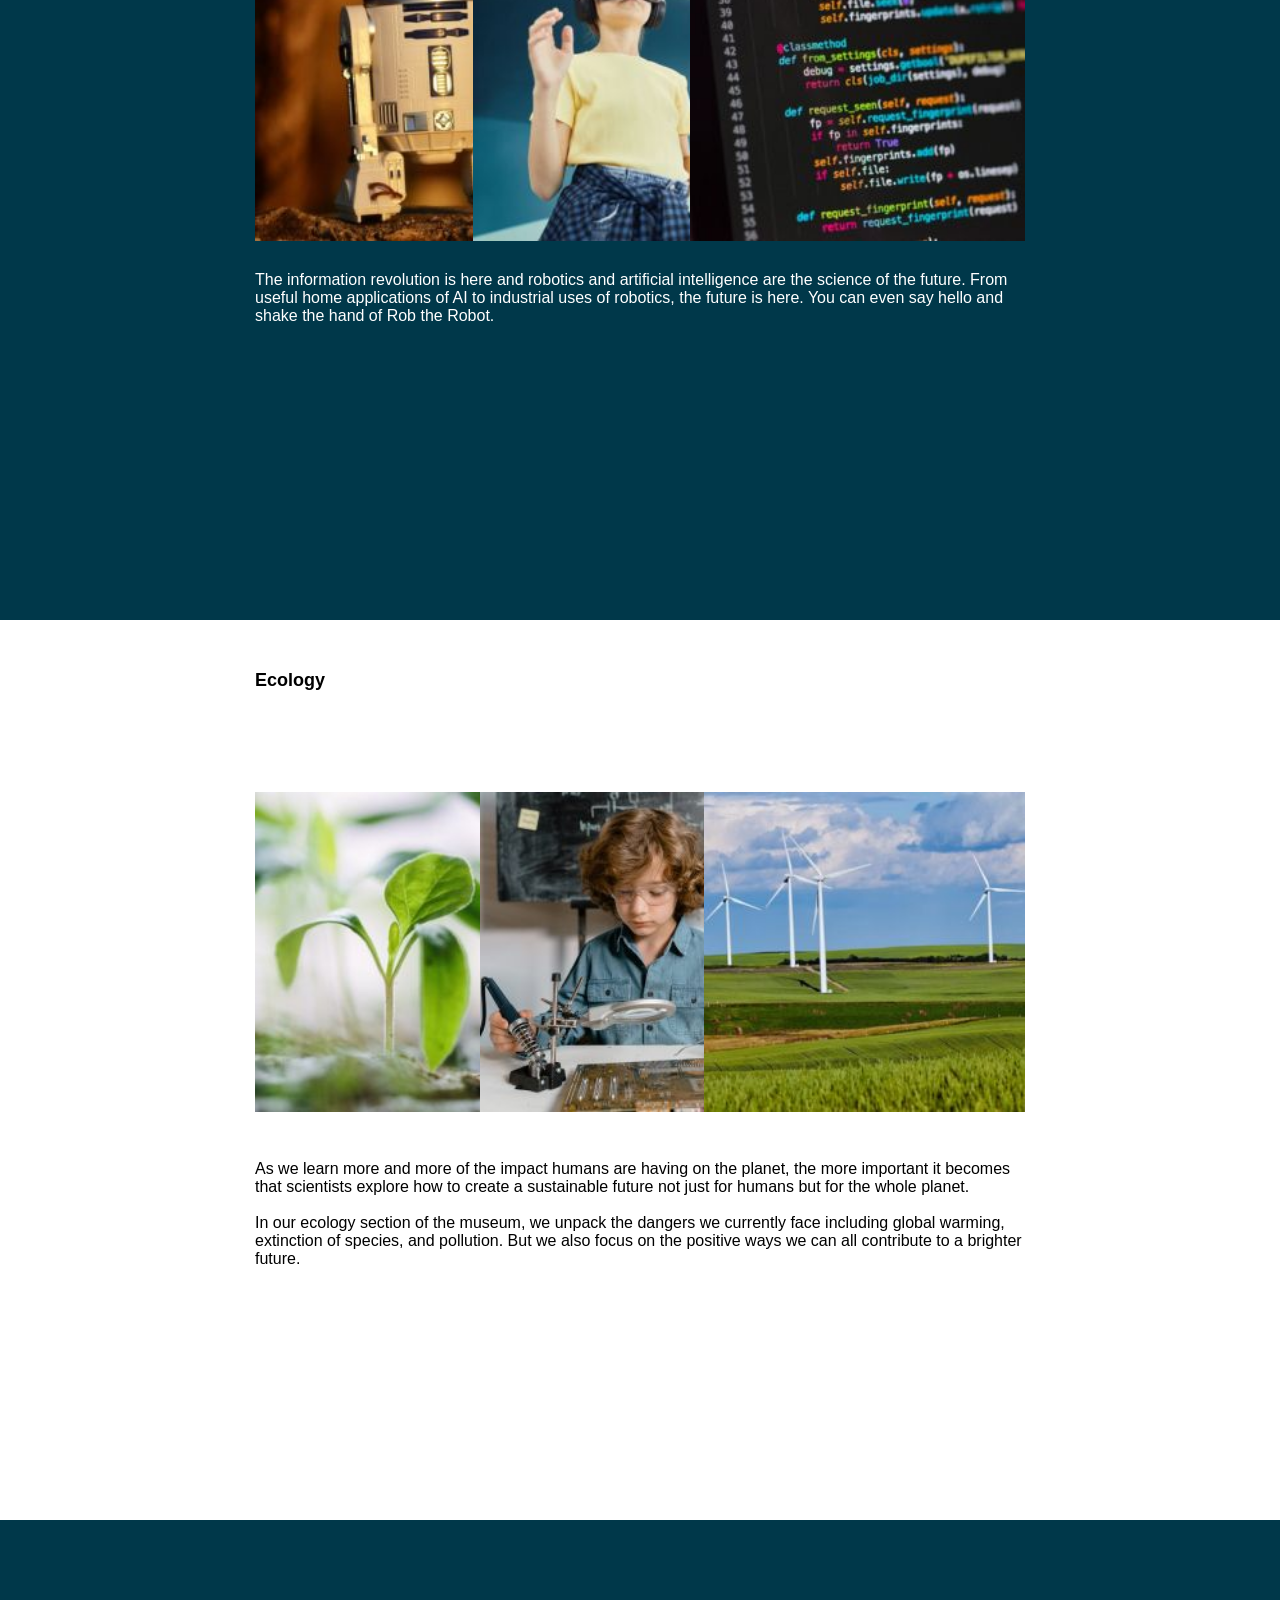
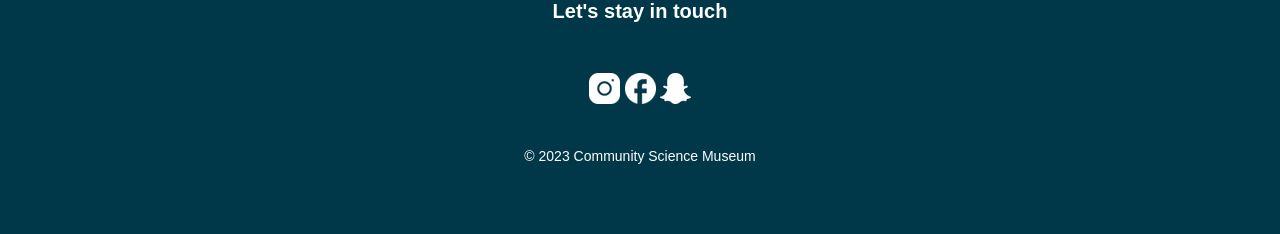
<file: newexhibition.html>
<!DOCTYPE html>
<html lang="en">
<head>
    <meta charset="UTF-8">
    <meta http-equiv="X-UA-Compatible" content="IE-edge">
    <meta name="viewport" content="width=device-width, initial-scale=1.0">
    <title>Hamburger Menu</title>
    <link rel="stylesheet" href="stylenew.css"/>
    <link rel="stylesheet" href="https://cdnjs.cloudflare.com/ajax/libs/font-awesome/6.4.2/css/all.min.css" integrity="sha512-z3gLpd7yknf1YoNbCzqRKc4qyor8gaKU1qmn+CShxbuBusANI9QpRohGBreCFkKxLhei6S9CQXFEbbKuqLg0DA==" crossorigin="anonymous" referrerpolicy="no-referrer" />
</head>
<body>
    <header>
        <nav>
            <ul class="nav-bar">
                <li class="logo"><a href="#"><img src="images/logo/logo_science_museum.png" alt="Logo of Community Science Museum"></a></li>
                <input type="checkbox" id="check">
                <span class="menu">
                    <li><a href="#">Home</a></li>
                    <li><a href="#">Exhibition</a></li>
                    <li><a href="#">Events</a></li>
                    <li><a href="#">Visit</a></li>
                    <li><a href="#">Get Involved</a></li>
                    <label for="check" class="close-menu"><i class="fas fa-times"></i></label>
                </span>
                <label for="check" class="open-menu"><i class="fas fa-bars"></i></label>
            </ul>
        </nav>
    </header>
    <main>
        <div class="header">
            <h1>Exhibition Spaces</h1>
        </div>
        <div class="grid-container-1">
            <div class="grid-item-1-2">
                <h2>Cosmology</h2>
            </div>
            <div class="grid-item-1-3">
                <img src="images/exhibitions/cosmology/exhibition_cosmology_space_girl.jpg" alt="Girl in Simulator Space">
            </div> 
            <div class="grid-item-1-4">
                <img src="images/exhibitions/cosmology/exhibition_cosmology_spaceship.jpg" alt="A Spaceship Take Off">
            </div>
            <div class="grid-item-1-5">
                <img src="images/exhibitions/cosmology/exhibition_cosmology_meteor.jpg" alt="Flying and colorful Meteor in Space">
            </div>
            <div class="grid-item-1-6">
                <img src="images/exhibitions/cosmology/spaceshipgirl.jpg" alt="Girl in Simulator Space">
            </div>
            <div class="grid-item-1-7">
                <p>Explore the wonders of our cosmos. Our fantastic exhibition, ‘The Sky Above Us’, explores the night sky and what we can see and know about the universe around us. We’ll locate the various constellations and galaxies that can be seen and learn a bit about the early navigators who used the stars to travel by.
                    <br><br>Follow the journey of our solar exploration: from early Arab traders, to Galileo’s telescope, to the latest exploration of the planets in our solar system.<br/><br/></p>
            </div>    
        </div>    

        <div class="grid-container-2">
            <div class="grid-item-2-2">
                <h2>Evolution</h2>
            </div>
            <div class="grid-item-2-3">
                <img src="images/exhibitions/evolution/exhibition_evolution.jpg" alt="Cells and molecyels">
            </div> 
            <div class="grid-item-2-4">
                <img src="images/exhibitions/evolution/exhibition_evolution_dinasour_skeleton.jpg" alt="Skeleton of a Dinosaur">
            </div>
            <div class="grid-item-2-5">
                <img src="images/exhibitions/evolution/exhibition_evolutoin_species.jpg" alt="Old print Species">
            </div>
            <div class="grid-item-2-6">
                <img src="images/exhibitions/evolution/exhibition_smalldevices.jpg" alt="Cells and molecyels">
            </div>
            <div class="grid-item-2-7">
                <p>For centuries, philosophers and scientists have wrestled with the question of our origins. Where do we come from and how did we get here? Since Darwin proposed his theory of evolution we have had a framework for exploring and understanding our place in this world.
                    <br><br>Discover the origins of life on this planet and how the species we know today have evolved our time. You can also take some time to meet a few of the creatures who didn’t survive, including our Woolly Mammoth, the Dodos, and a number of dinosaurs too.<br/><br/></p>
            </div>    
        </div>



        <div class="grid-container-1">
            <div class="grid-item-1-2">
                <h2>Biology and Medicine</h2>
            </div>
            <div class="grid-item-1-3">
                <img src="images/exhibitions/biology and medicine/exhibition_biology_and_medicine_girl.jpg" alt="Girl doing experiments">
            </div> 
            <div class="grid-item-1-4">
                <img src="images/exhibitions/biology and medicine/exhibition_biology_and_medicine_heart.jpg" alt="An illustration of a heart inside the body">
            </div>
            <div class="grid-item-1-5">
                <img src="images/exhibitions/biology and medicine/exhibition_biology_and_medicine_kids.jpg" alt="Kids doing biology experiements">
            </div>
            <div class="grid-item-1-6">
                <img src="images/exhibitions/biology and medicine/biology_and_medicine_small devices.jpg" alt="Girl doing experiements">
            </div>
            <div class="grid-item-1-7">
                <p>
                    <br>From micro-organisms to the human body, major breakthroughs in biology are offering us unique insights into the great wonders of the tiny world.<br/>
                    <br>For many people their life expectancy is much longer and their quality of life much improved, thanks to the growth of our understanding of medicine. Over a series of exhibits we explore the history of medicine and take a look at some major breakthroughs including the discovery of penicillin and the first heart transplant.<br/>
                </p>
            </div>    
        </div>


        <div class="grid-container-2">
            <div class="grid-item-2-2">
                <h2>Robotics and AI</h2>
            </div>
            <div class="grid-item-2-3">
                <img src="images/exhibitions/robotics and ai/exhibition_robotics_and_ai_robot.jpg" alt="A robot">
            </div> 
            <div class="grid-item-2-4">
                <img src="images/exhibitions/robotics and ai/exhibition_robotics_and_ai_girl_simulator.jpg" alt="Girl simulator glasses">
            </div>
            <div class="grid-item-2-5">
                <img src="images/exhibitions/robotics and ai/exhibition_robotics_and_ai_coding.jpg" alt="A screen with coding">
            </div>
            <div class="grid-item-2-6">
                <img src="images/exhibitions/robotics and ai/robotics_and_ia_small_devices.jpg" alt="A robot shown on small devices">
            </div>
            <div class="grid-item-2-7">
                <p>
                    The information revolution is here and robotics and artificial intelligence are the science of the future. From useful home applications of AI to industrial uses of robotics, the future is here. You can even say hello and shake the hand of Rob the Robot.
                </p>
            </div>    
        </div>

        <div class="grid-container-1">
            <div class="grid-item-1-2">
                <h2>Ecology</h2>
            </div>
            <div class="grid-item-1-3">
                <img src="images/exhibitions/ecology/ecology_plants.jpg" alt="Plants growing">
            </div> 
            <div class="grid-item-1-4">
                <img src="images/exhibitions/ecology/exhibition_ecology_boy.jpg" alt="Boy experiment">
            </div>
            <div class="grid-item-1-5">
                <img src="images/exhibitions/ecology/ecology_windmill.jpg" alt="Windmill in the field">
            </div>
            <div class="grid-item-1-6">
                <img src="images/exhibitions/ecology/ecology_plant_small_devices.jpg" alt="Plants growing showing on small devices">
            </div>
            <div class="grid-item-1-7">
                <p>
                    <br>As we learn more and more of the impact humans are having on the planet, the more important it becomes that scientists explore how to create a sustainable future not just for humans but for the whole planet.<br/>
                    <br>In our ecology section of the museum, we unpack the dangers we currently face including global warming, extinction of species, and pollution. But we also focus on the positive ways we can all contribute to a brighter future.<br/>
                </p>
            </div>    
        </div>
       
    </main>
    <footer>
        <div class="footer">
            <p>Let's stay in touch</p>
        </div>
        <div>
            <ul class="social">
                <li><a href="https://instagram.com" target="_blank">
                    <img src="images/icons/instagramicon.png"></a></li>
                <li><a href="https://facebook.com" target="_blank">
                    <img src="images/icons/facebookicon.png" target="_blank"></a></li>
                <li><a href="https://snapchat.com" target="_blank">
                    <img src="images/icons/snapchaticon.png"></a></li>    
            </ul>
        </div>
        <div class="copyright">
            <p>&copy; 2023 Community Science Museum</p>
        </div>
    </footer>
    
</body>
</html>
</file>
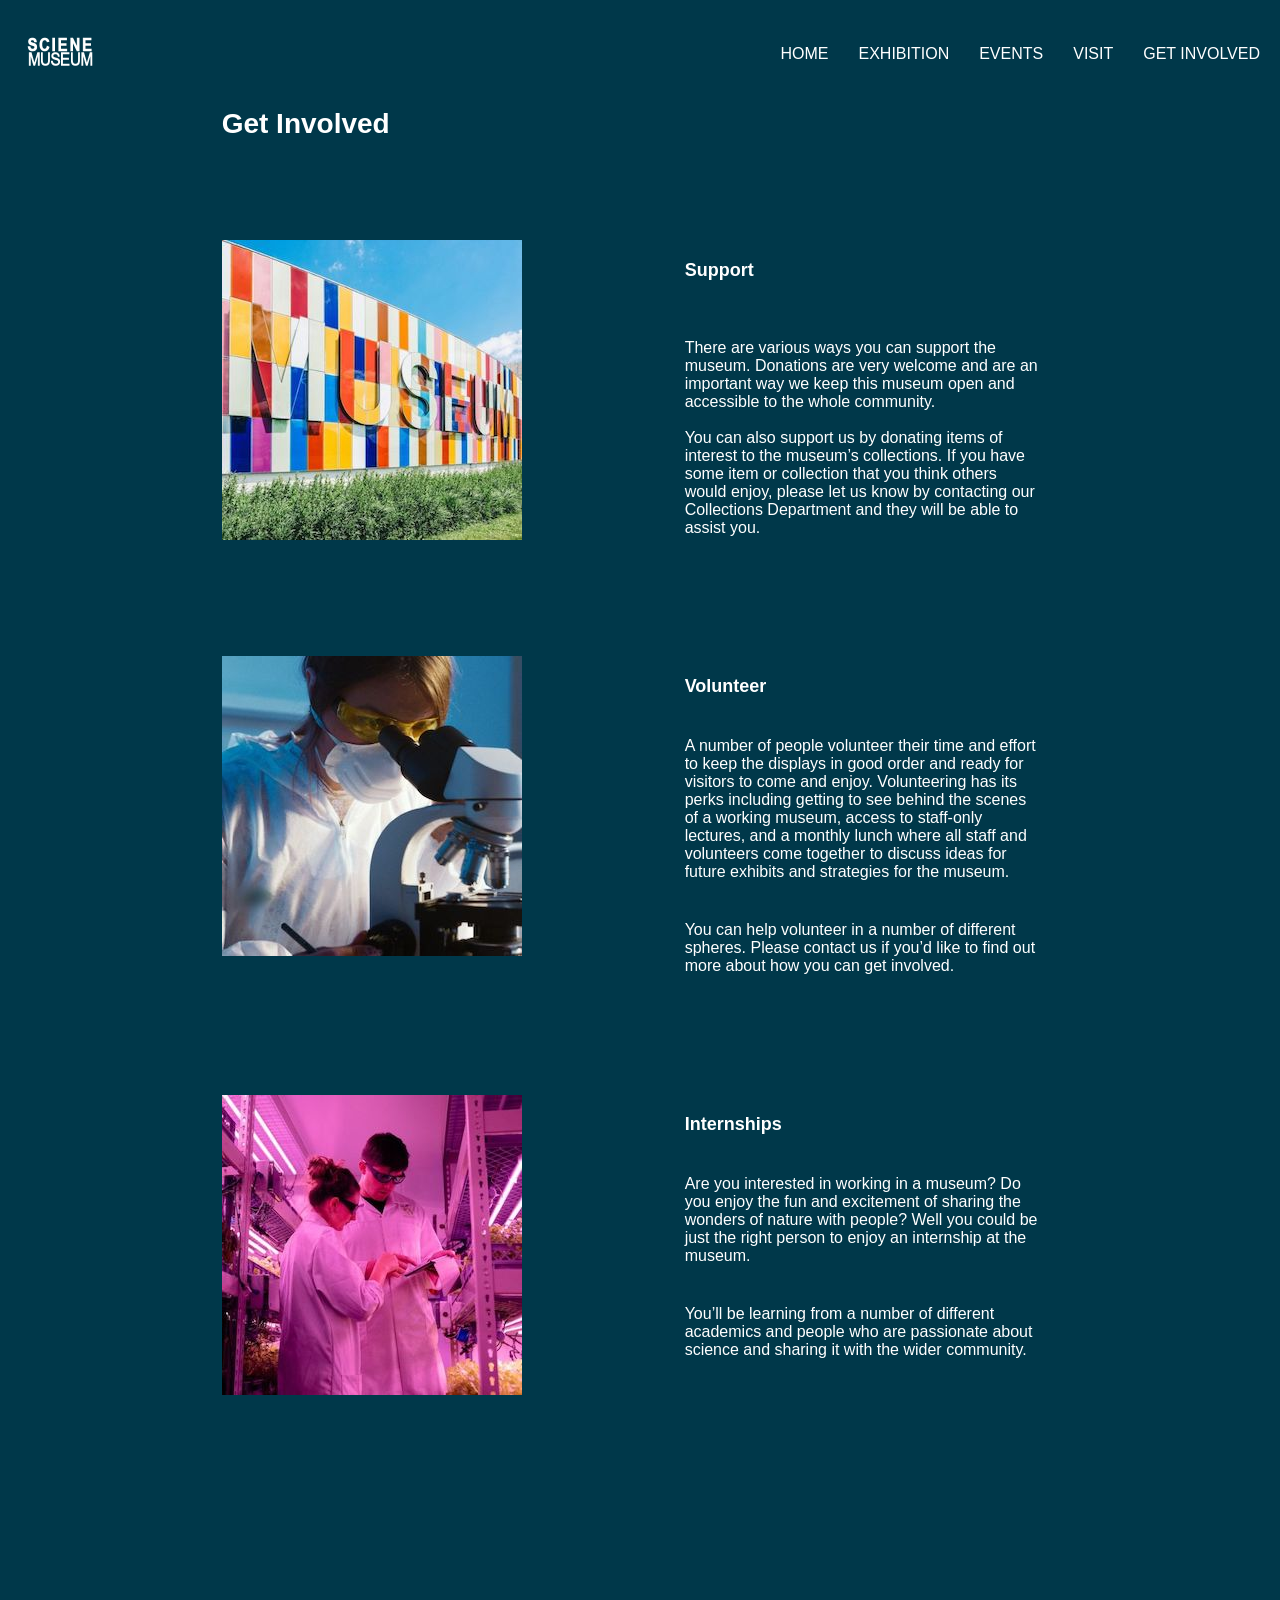
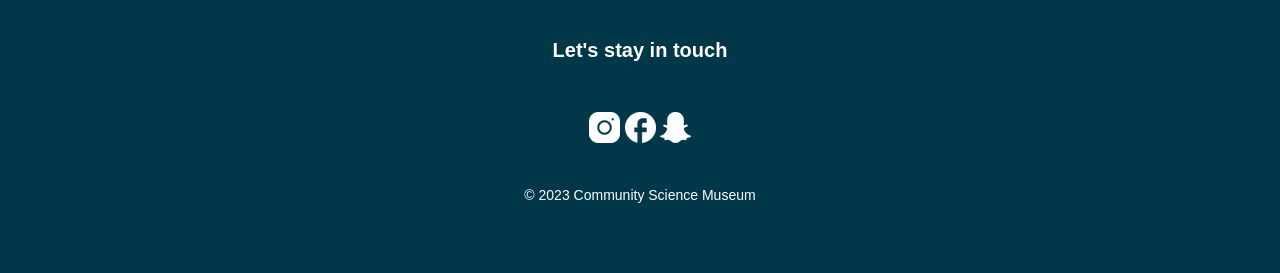
<file: newgetinvolved.html>
<!DOCTYPE html>
<html lang="en">
<head>
    <meta charset="UTF-8">
    <meta http-equiv="X-UA-Compatible" content="IE-edge">
    <meta name="viewport" content="width=device-width, initial-scale=1.0">
    <title>Hamburger Menu</title>
    <link rel="stylesheet" href="stylenew.css"/>
    <link rel="stylesheet" href="https://cdnjs.cloudflare.com/ajax/libs/font-awesome/6.4.2/css/all.min.css" integrity="sha512-z3gLpd7yknf1YoNbCzqRKc4qyor8gaKU1qmn+CShxbuBusANI9QpRohGBreCFkKxLhei6S9CQXFEbbKuqLg0DA==" crossorigin="anonymous" referrerpolicy="no-referrer" />
</head>
<body>
    <header>
        <nav>
            <ul class="nav-bar">
                <li class="logo"><a href="#"><img src="images/logo/logo_science_museum.png" alt="Logo of Community Science Museum"></a></li>
                <input type="checkbox" id="check">
                <span class="menu">
                    <li><a href="#">Home</a></li>
                    <li><a href="#">Exhibition</a></li>
                    <li><a href="#">Events</a></li>
                    <li><a href="#">Visit</a></li>
                    <li><a href="#">Get Involved</a></li>
                    <label for="check" class="close-menu"><i class="fas fa-times"></i></label>
                </span>
                <label for="check" class="open-menu"><i class="fas fa-bars"></i></label>
            </ul>
        </nav>
    </header>
    <main>
        <div class="grid-container">
            <div class="grid-item-1">
                <h1>Get Involved</h1>
            </div>
            <div class="grid item grid-item-2">
                <img src="images/getinvolved/getinvolved_support_museum.jpg" alt="The museum building colourful">
            </div>
            <div class="grid item grid-item-3">
                <h2>Support</h2>
                <p>
                    <br>There are various ways you can support the museum. Donations are very welcome and are an important way we keep this museum open and accessible to the whole community.<br/>
                    <br>You can also support us by donating items of interest to the museum’s collections. If you have some item or collection that you think others would enjoy, please let us know by contacting our Collections Department and they will be able to assist you.<br/>
                </p>
            </div>
            <div class="grid item grid-item-4">
                <img src="images/getinvolved/getinvolved_volunteer.jpg" alt="Researcher looking into machine full equiped">
            </div>
            <div class="grid item grid-item-5">
                <h2>Volunteer</h2>
                <p>A number of people volunteer their time and effort to keep the displays in good order and ready for visitors to come and enjoy. Volunteering has its perks including getting to see behind the scenes of a working museum, access to staff-only lectures, and a monthly lunch where all staff and volunteers come together to discuss ideas for future exhibits and strategies for the museum.</p>
                <p>You can help volunteer in a number of different spheres. Please contact us if you’d like to find out more about how you can get involved.</p>
            </div>
            <div class="grid item grid-item-6">
                <img src="images/getinvolved/getinvolved_internship.jpg" alt="Researcher showing student results. Full equiped">
            </div>
            <div class="grid item grid-item-7">
                <h2>Internships</h2>
                <p>Are you interested in working in a museum? Do you enjoy the fun and excitement of sharing the wonders of nature with people? Well you could be just the right person to enjoy an internship at the museum.</p>
                <p>You’ll be learning from a number of different academics and people who are passionate about science and sharing it with the wider community.</p>
            </div>
        </div>
    </main>
    <footer>
        <div class="footer">
            <p>Let's stay in touch</p>
        </div>
        <div>
            <ul class="social">
                <li><a href="https://instagram.com" target="_blank">
                    <img src="images/icons/instagramicon.png"></a></li>
                <li><a href="https://facebook.com" target="_blank">
                    <img src="images/icons/facebookicon.png" target="_blank"></a></li>
                <li><a href="https://snapchat.com" target="_blank">
                    <img src="images/icons/snapchaticon.png"></a></li>    
            </ul>
        </div>
        <div class="copyright">
            <p>&copy; 2023 Community Science Museum</p>
        </div>
    </footer>
    
</body>
</html>
</file>
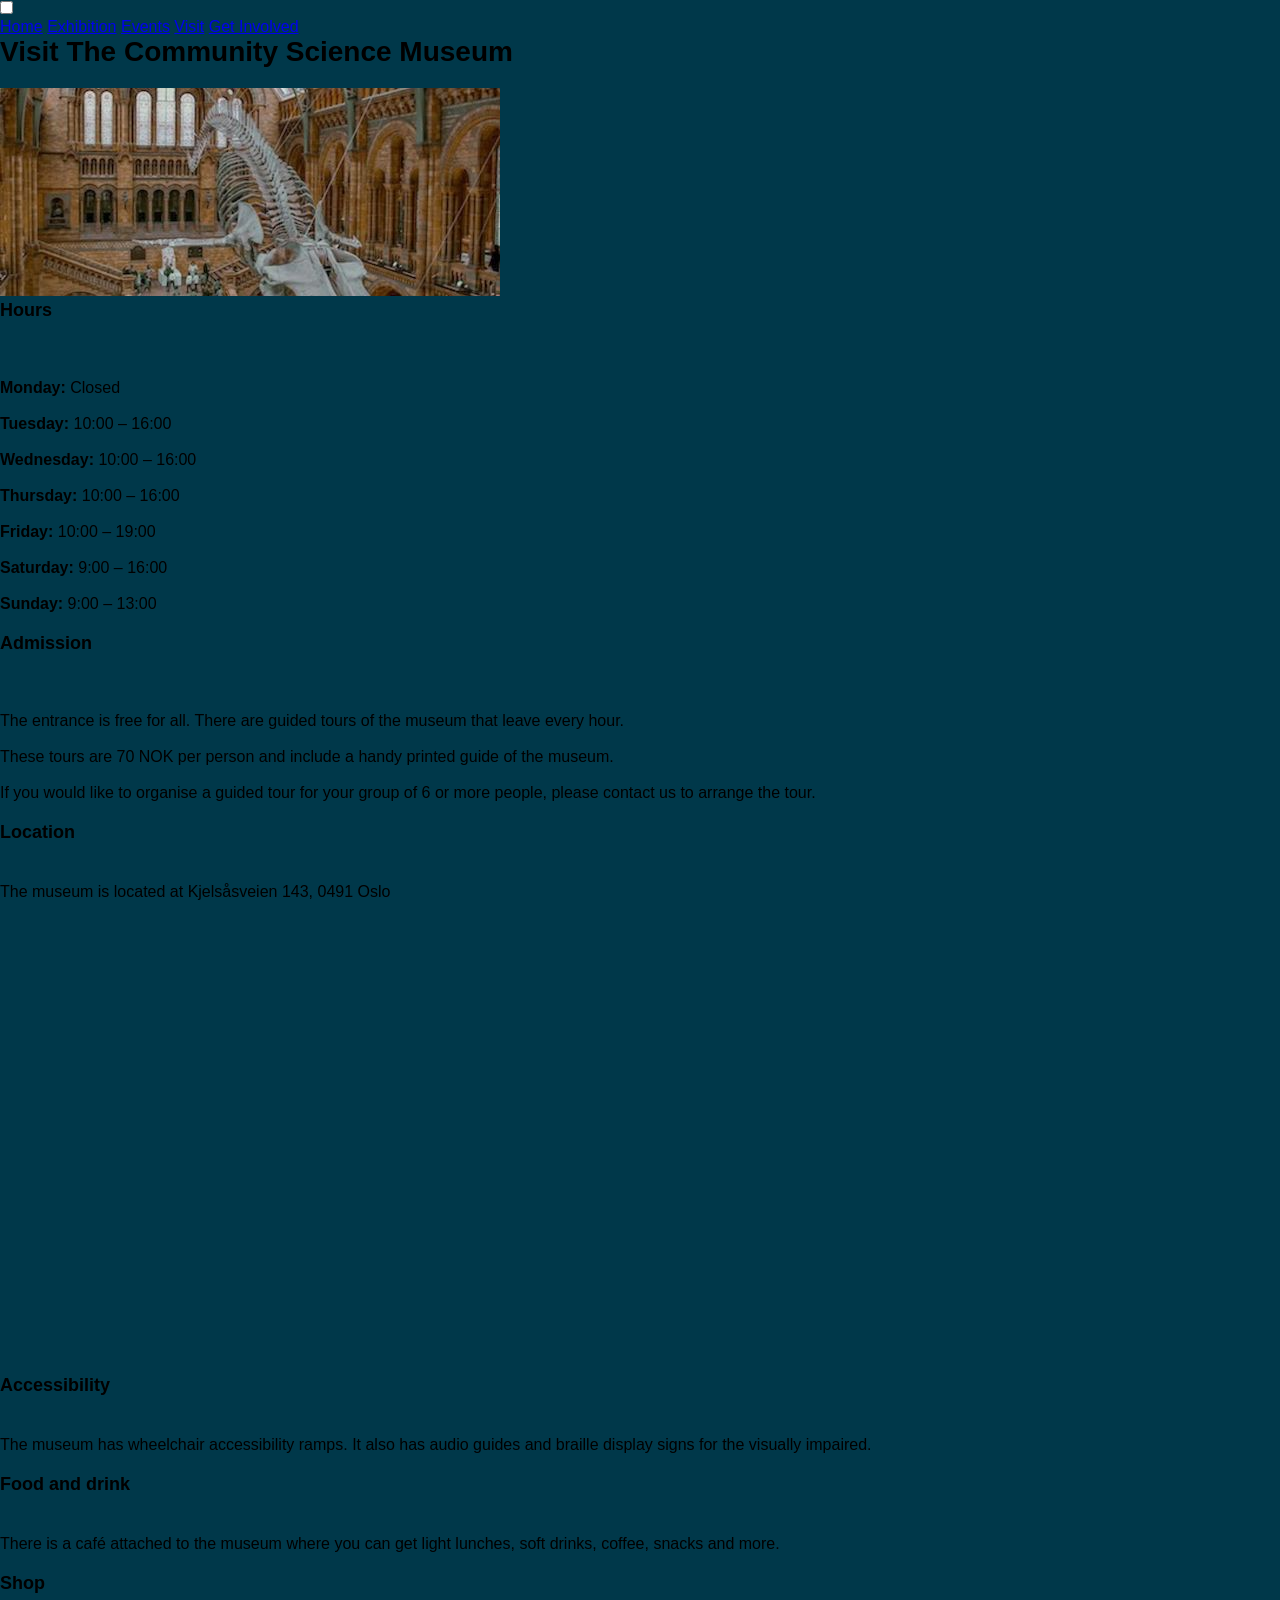
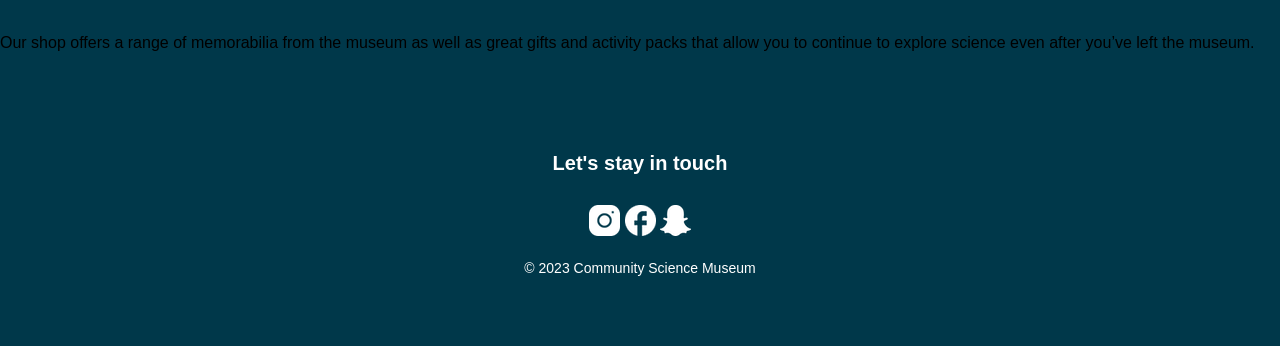
<file: visit.html>
<!DOCTYPE html>
<html lang="en">
<head>
    <meta charset="UTF-8" />
    <meta name="viewport" content="width=device-width, initial-scale=1.0" />
    <title>Visit</title>
    <link href="css/styles.css" rel="stylesheet" />
</head>
<body>
    <header>
        <label class="hamburger-menu">
            <input type="checkbox">
        </label>
        <aside class="sidebar">
            <nav>
                <ul>
                    <li><a href="index.html">Home</a></li>
                    <li><a href="exhibition.html">Exhibition</a></li>
                    <li><a href="events.html">Events</a></li>
                    <li><a href="visit.html">Visit</a></li>
                    <li><a href="getinvolved.html">Get Involved</a></li>
                </ul>
            </nav>

        </aside>
 
 
    </header>

    <main>
        <h1>Visit The Community Science Museum </h1>
        <div class="grid-container-3">
            <div class="grid-item-3-1">
                <img src="images/visit/visit_the_community_science_museum_hall_skeleton_dinosaur1.jpg" alt="Skeleton of Huge Dinasour in the Museum">
            </div>

            
        
            <div class="grid-item-3-2">
                    <h2>Hours</h2>
                <p>
                    <br><b>Monday:</b> Closed</br>
                    <br><b>Tuesday:</b> 10:00 – 16:00</br>
                    <br><b>Wednesday:</b> 10:00 – 16:00</br>
                    <br><b>Thursday:</b> 10:00 – 16:00</br>
                    <br><b>Friday:</b> 10:00 – 19:00</br>
                    <br><b>Saturday:</b> 9:00 – 16:00</br>
                    <br><b>Sunday:</b> 9:00 – 13:00</br>
                </p>
            </div>

            

        
            <div class="grid-item-3-3">
                <h2>Admission</h2>
                <p>
                    <br>The entrance is free for all.
                    There are guided tours of the museum that leave every hour. </br>
                    <br>These tours are 70 NOK per person and include a handy printed guide of the museum.</br>
                    <br>If you would like to organise a guided tour for your group of 6 or more people, please contact us to arrange the tour.</br>
                </p>

            </div>

            <div class="grid-item-3-4">
                <h2>Location</h2>
                <p>The museum is located at Kjelsåsveien 143, 0491 Oslo</p>

            </div>

            <div class="grid-item-3-7">
                <iframe src="https://www.google.com/maps/embed?pb=!1m18!1m12!1m3!1d63900.88960864836!2d10.630942797265632!3d59.96693579999998!2m3!1f0!2f0!3f0!3m2!1i1024!2i768!4f13.1!3m3!1m2!1s0x464171e7ee7ede69%3A0x3f728e95cf11fb30!2sNorsk%20Teknisk%20Museum!5e0!3m2!1sno!2sno!4v1694885448244!5m2!1sno!2sno" width="600" height="450" style="border:0;" allowfullscreen="" loading="lazy" referrerpolicy="no-referrer-when-downgrade"></iframe>
                

            </div>

            <div class="grid-item-3-8">
                <h2>Accessibility</h2>
                <p>The museum has wheelchair accessibility ramps. It also has audio guides and braille display signs for the visually impaired.</p>

            </div>

            <div class="grid-item-3-9">
                <h2>Food and drink</h2>
                <p>There is a café attached to the museum where you can get light lunches, soft drinks, coffee, snacks and more.</p>

            </div>


            <div class="grid-item-3-10">
                <h2>Shop</h2>
                <p>Our shop offers a range of memorabilia from the museum as well as great gifts and activity packs that allow you to continue to explore science even after you’ve left the museum.</p>

            </div>




        </div>





    </main>



    <footer>
        <div class="footer">
            <p>Let's stay in touch</p>
        </div>
        <div class="socialicons">
            <ul>
                <li><a href="https://instagram.com" target="_blank">
                    <img src="images/icons/instagramicon.png"></a></li>
                <li><a href="https://facebook.com" target="_blank">
                    <img src="images/icons/facebookicon.png" target="_blank"></a></li>
                <li><a href="https://snapchat.com" target="_blank">
                    <img src="images/icons/snapchaticon.png"></a></li>    
            </ul>
        </div>
        <div class="copyright">
            <p>&copy; 2023 Community Science Museum</p>
        </div>
    </footer>




    
</body>
</html>
</file>
<file: css/styles.css>
*{
    box-sizing: border-box; 
    margin: 0px; 
    padding: 0px; 
}

body {
    font-family: "Roboto", sans-serif;
    background-color: var(--color2);
    --color1: white; 
    --color2: #00384A; 
}

.nav-bar {
    width: 100%; 
    display: flex; 
    justify-content: space-between;
    align-items: center;
    list-style: none; 
    position: relative; 
    background-color: var(--color2); 
    padding: 12px 20px; 
}

.logo img {width: 80px;}
.menu {display: flex;}
.menu li {padding-left: 30px;}
.menu li a {
    display: inline-block; 
    text-decoration: none;
    color: var(--color1);
    text-align: center; 
    transition: 0.15s ease-in-out; 
    position: relative; 
    text-transform: uppercase;
    font-weight: lighter; 
}

.menu li a::after {
    content: "";
    position: absolute; 
    bottom: 0; 
    left: 0; 
    width: 0; 
    height: 1px; 
    background-color: var(--color1);
    transition: 0.15s ease-in-out;
}

.menu li a:hover:after {width: 100%;}
.open-menu , .close-menu {
    position: absolute; 
    color: var(--color1); 
    cursor: pointer; 
    font-size: 1.5rem; 
    display: none;  
}





.open-menu {
    top: 50%;
    right: 20px; 
    transform: translateY(-50%); 
}

.close-menu {
    top: 20px; 
    right: 20px; 
}

li {
    display: inline;   
}


.header {
    padding: 30px; 
    text-align: center;
    color: #FFFFFF;
}

h1 {
    font-size: 28px;
    padding-bottom: 20px; 
}

h2 {
    font-size: 18px;
    padding-bottom: 20px;     
}

p {
    padding-bottom: 20px; 
    padding-top: 20px; 
}


.button {
    background-color: #E8BE2C;
    color: black;
    border: none; 
    border-radius: 5px; 
    padding: 10px 40px; 
}

footer {
    color: #FFFFFF;
    text-align: center;
    padding-top: 50px; 
    padding-bottom: 50px;   
}

.footer {
    font-size: 20px;
    font-weight: bolder;
    padding: 10px; 
}

.social {
    display: inline-block;
    padding: 20px;        
}

.copyright {
    font-size: 14px;
    font-weight: lighter;
    text-transform: capitalize; 
}

.container {
    display: grid; 
    grid-template-columns: 1fr 1fr 1fr 1fr 1fr 1fr 1fr 1fr;
    grid-template-rows: auto 1fr auto; 
    padding-top: 20px; 
    grid-row-gap: 30px; 
    padding-bottom: 20px;
    grid-column-gap: 20px; 
}


.grid-container {
    display: grid; 
    grid-template-columns: 1fr 1fr 1fr 1fr 1fr 1fr; 
    grid-template-rows: auto auto auto auto auto auto; 
    grid-column-gap: 50px; 
    grid-row-gap: 80px; 
    color:#FFFFFF;
    background-color: #00384A;
}

.grid-container-1 {
    display: grid; 
    grid-template-columns: 1fr 1fr 1fr 1fr 1fr; 
    grid-template-rows: auto auto auto auto auto; 
    grid-row-gap: 10px; 
    grid-column-gap: 10px;
    background-color: white; 
    color: black;
    height: 100vh; 
}

.grid-container-2 {
    display: grid; 
    grid-template-columns: 1fr 1fr 1fr 1fr 1fr; 
    grid-template-rows: auto auto auto auto auto; 
    grid-row-gap: 10px; 
    grid-column-gap: 10px;
    background-color: #00384A; 
    color: white;
    height: 100vh;
}


.container-item-0-1 {
    grid-column-start: 2;
    grid-column-end: 4;
    background: white;
    color: black; 
    padding: 50px; 
    text-align: center;
    grid-column-gap: 20px; 

}

.container-item-0-2 {
    grid-column-start: 4;
    grid-column-end: 6;
    background: white;
    color: black; 
    padding: 50px; 
    text-align: center;
    grid-gap: 20px; 
    
}

.container-item-0-3 {
    grid-column-start: 6;
    grid-column-end: 8;
    background: white;
    color: black; 
    padding: 50px; 
    text-align: center;
    grid-column-gap: 20px;
    
}

.container-item-1 {
    grid-column-start: 1; 
    grid-column-end: 9; 
    grid-row-start: 1;
    grid-row-end: 18;
    background-image: url(../images/home/community_science_museum_simulator_cosmology_background1.jpg);  
    background-size: cover; 
    background-repeat: no-repeat;
}



.container-item-2 {
    text-align: center;
    grid-column-start: 2;
    grid-column-end: 8; 
    color: white; 
    font-size: 22px; 
    padding-bottom: 50px; 
}


.container-item-3 {
    text-align: center;
    grid-column-start: 2;
    grid-column-end: 8;
    color: white; 
    padding-top: 50px; 
    padding-bottom: 50px; 
}

.container-item-4 {
    grid-column-start: 1; 
    grid-column-end: 9; 
    grid-row-start: 21;
    grid-row-end: 40;
    background-image: url(../images/home/scienceisfun_girl_with_numbers_background.jpg);  
    background-size: cover; 
    background-repeat: no-repeat; 
}


.container-item-5 {
    grid-column-start: 2;
    grid-column-end: 5;
    display: flex; 
    justify-content: left;


    
}

.container-item-6 {
    grid-column-start: 5;
    grid-column-end: 8;
    background: white;
    color: black; 
    padding: 50px; 
    text-align: center;

}


.container-item-7 {
    grid-column-start: 5;
    grid-column-end: 8;
    background: white;
    color: black; 
    padding: 50px; 
    text-align: center;
}


.container-item-8 {
    grid-column-start: 2;
    grid-column-end: 5;
    display: flex; 
    justify-content: left;
}

.container-item-9 {
    grid-column-start: 2;
    grid-column-end: 5;
    display: flex; 
    justify-content: left;
}

.container-item-10 {
    grid-column-start: 5;
    grid-column-end: 8;
    background: white;
    color: black;
    padding: 50px; 
    text-align: center;
}








.grid-item-1 {  
    grid-column-start: 2;
    grid-column-end: 6; 
}


.grid-item-2,
.grid-item-4,
.grid-item-6 { 
    grid-column-start: 2;
    grid-column-end: 4;
}

.grid-item-3,
.grid-item-5,
.grid-item-7 {
    grid-column-start: 4;
    grid-column-end: 6;
    padding: 5%; 
}






.grid-item-1-2,
.grid-item-2-2 {
    grid-column-start: 2;
    padding-top: 50px;
}

.grid-item-1-3,
.grid-item-2-3 {
    grid-column-start: 2;
    display: flex; 
    justify-content: left;
}

.grid-item-1-4,
.grid-item-2-4 {
    grid-column-start: 3;
    display: flex; 
    justify-content: center;
}

.grid-item-1-5,
.grid-item-2-5 {
    grid-column-start: 4;
    display: flex; 
    justify-content: right; 
}

.grid-item-1-6,
.grid-item-2-6 {
    display: none; 
}

.grid-item-1-7,
.grid-item-2-7 {
    grid-column-start: 2;
    grid-column-end: 5;   
    display: flex; 
    justify-content: center;
}









#check {display: none;}
@media(max-width: 620px){
    .menu {
        flex-direction: column; 
        align-items: center; 
        justify-content: center; 
        width: 80%; 
        height: 100vh; 
        position: fixed; 
        top: 0; 
        right: -100%; 
        z-index: 100; 
        background-color: var(--color2);
        transition: all 0.2s ease-in-out;

    }
    .menu li {margin-top: 40px;}
    .menu li a {padding: 10px;}
    .open-menu , .close-menu {display: block;}
    #check:checked ~ .menu {right: 0;}

}







@media(max-width: 970px) {


    .header {
        text-align: center; 
    }

    main {
        display: grid; 
        grid-template-columns: 1fr; 
        grid-template-rows: auto 1fr auto;
        grid-row-gap: 30px; 
        grid-column-gap: 10px; 
        background-color: #00384A;
        color: #FFFFFF;
    }

    .container-item-0-1,
    .container-item-0-2,
    .container-item-0-3 {
        grid-column-start: 2; 
        grid-column-end: 8;
    }

    .container-item-2 {
        grid-column-start: 1; 
        grid-column-end: 9; 
    }

    .container-item-3 {
        grid-column-start: 1; 
        grid-column-end: 9;
        padding-left: 20%; 
        padding-right: 20%;
    }

    .container-item-4 {
        grid-row-start: 23;
        grid-row-end: 40

    }


    .container-item-5 {
        grid-column-start: 1; 
        grid-column-end: 9;
        display: flex; 
        justify-content: center;
        padding-left: 100px;
        padding-right: 100px; 
        background:#00384A;

        
    }

    .container-item-6 {
        grid-column-start: 1; 
        grid-column-end: 9;
        padding-left: 20%; 
        padding-right: 20%;
        background-color: #00384A;
        color:#FFFFFF;   
          
    }

    .container-item-7 {
        grid-column-start: 1;
        grid-column-end: 9;
        padding-left: 20%; 
        padding-right: 20%;
        background-color: #00384A;
        color:#FFFFFF;
          
    }

    .container-item-8 {
        grid-column-start: 1; 
        grid-column-end: 9;
        display: flex; 
        justify-content: center;
        padding-left: 100px;
        padding-right: 100px; 
        background:#00384A;
    }

    .container-item-9 {
        grid-column-start: 1; 
        grid-column-end: 9;
        display: flex; 
        justify-content: center;
        padding-left: 100px;
        padding-right: 100px; 
        background:#00384A;
    }

    .container-item-10 {
        grid-column-start: 1; 
        grid-column-end: 9; 
        text-align: center;
        background-color: #00384A;
        color:#FFFFFF;
        padding-left: 20%; 
        padding-right: 20%; 
      
        
    }



 
    .grid-item-1 {
        grid-column: span 6;
        text-align: center; 
    }

    .grid-item-2,
    .grid-item-4,
    .grid-item-6 {
        grid-column-start: 2;
        grid-column-end: 6; 
        display: flex; 
        justify-content: center;     
    }

    .grid-item-3,
    .grid-item-5,
    .grid-item-7 {
        grid-column-start: 2; 
        grid-column-end: 6; 
        text-align: center;       
    }






    .grid-item-1-1,
    .grid-item-2-1 {
        grid-column: span 6; 
    }

    .grid-item-1-2,
    .grid-item-2-2 {
        grid-column-start: 2; 
        grid-column-end: 5; 
        text-align: center; 
    }


    .grid-item-1-3,
    .grid-item-1-4,
    .grid-item-1-5,
    .grid-item-2-3,
    .grid-item-2-4,
    .grid-item-2-5 {
        display: none;     
    }

    .grid-item-1-6,
    .grid-item-2-6 {
        grid-column-start: 2; 
        grid-column-end: 5; 
        display: flex;
        justify-content: center; 
        padding-bottom: 20px;   
    }

    .grid-item-1-7,
    .grid-item-2-7 {
        text-align: center;    
    }


 










    footer {
        grid-column: span 2;  
        padding-top: 40px; 
        padding-bottom: 50px;   
    } 

    
    
    
}
</file>
<file: stylenew.css>
*{
    box-sizing: border-box; 
    margin: 0px; 
    padding: 0px; 
}

body {
    font-family: "Roboto", sans-serif;
    background-color: var(--color2);
    --color1: white; 
    --color2: #00384A; 
}

.nav-bar {
    width: 100%; 
    display: flex; 
    justify-content: space-between;
    align-items: center;
    list-style: none; 
    position: relative; 
    background-color: var(--color2); 
    padding: 12px 20px; 
}

.logo img {width: 80px;}
.menu {display: flex;}
.menu li {padding-left: 30px;}
.menu li a {
    display: inline-block; 
    text-decoration: none;
    color: var(--color1);
    text-align: center; 
    transition: 0.15s ease-in-out; 
    position: relative; 
    text-transform: uppercase;
    font-weight: lighter; 
}

.menu li a::after {
    content: "";
    position: absolute; 
    bottom: 0; 
    left: 0; 
    width: 0; 
    height: 1px; 
    background-color: var(--color1);
    transition: 0.15s ease-in-out;
}

.menu li a:hover:after {width: 100%;}
.open-menu , .close-menu {
    position: absolute; 
    color: var(--color1); 
    cursor: pointer; 
    font-size: 1.5rem; 
    display: none;  
}





.open-menu {
    top: 50%;
    right: 20px; 
    transform: translateY(-50%); 
}

.close-menu {
    top: 20px; 
    right: 20px; 
}

li {
    display: inline;   
}


.header {
    padding: 30px; 
    text-align: center;
    color: #FFFFFF;
}

h1 {
    font-size: 28px;
    padding-bottom: 20px; 
}

h2 {
    font-size: 18px;
    padding-bottom: 20px;     
}

p {
    padding-bottom: 20px; 
    padding-top: 20px; 
}


.button {
    background-color: #E8BE2C;
    color: black;
    border: none; 
    border-radius: 5px; 
    padding: 10px 40px; 
}

footer {
    color: #FFFFFF;
    text-align: center;
    padding-top: 50px; 
    padding-bottom: 50px;   
}

.footer {
    font-size: 20px;
    font-weight: bolder;
    padding: 10px; 
}

.social {
    display: inline-block;
    padding: 20px;        
}

.copyright {
    font-size: 14px;
    font-weight: lighter;
    text-transform: capitalize; 
}

.container {
    display: grid; 
    grid-template-columns: 1fr 1fr 1fr 1fr 1fr 1fr 1fr 1fr;
    grid-template-rows: auto 1fr auto; 
    padding-top: 20px; 
    grid-row-gap: 30px; 
    padding-bottom: 20px;
    grid-column-gap: 20px; 
}


.grid-container {
    display: grid; 
    grid-template-columns: 1fr 1fr 1fr 1fr 1fr 1fr; 
    grid-template-rows: auto auto auto auto auto auto; 
    grid-column-gap: 50px; 
    grid-row-gap: 80px; 
    color:#FFFFFF;
    background-color: #00384A;
}

.grid-container-1 {
    display: grid; 
    grid-template-columns: 1fr 1fr 1fr 1fr 1fr; 
    grid-template-rows: auto auto auto auto auto; 
    grid-row-gap: 10px; 
    grid-column-gap: 10px;
    background-color: white; 
    color: black;
    height: 100vh; 
}

.grid-container-2 {
    display: grid; 
    grid-template-columns: 1fr 1fr 1fr 1fr 1fr; 
    grid-template-rows: auto auto auto auto auto; 
    grid-row-gap: 10px; 
    grid-column-gap: 10px;
    background-color: #00384A; 
    color: white;
    height: 100vh;
}


.container-item-0-1 {
    grid-column-start: 2;
    grid-column-end: 4;
    background: white;
    color: black; 
    padding: 50px; 
    text-align: center;
    grid-column-gap: 20px; 

}

.container-item-0-1-1 {
    grid-column-start: 2;
    grid-column-end: 4;
    display: flex; 
    justify-content: center;
}

.container-item-0-1-2 {
    grid-column-start: 2;
    grid-column-end: 4;
    text-align: center;
    background-color: #E8BE2C;
    padding: 10px; 
    text-transform: uppercase;
    
    

}

.container-item-0-2 {
    grid-column-start: 4;
    grid-column-end: 6;
    background: white;
    color: black; 
    padding: 50px; 
    text-align: center;
    grid-gap: 20px; 
    
}

.container-item-0-3 {
    grid-column-start: 6;
    grid-column-end: 8;
    background: white;
    color: black; 
    padding: 50px; 
    text-align: center;
    grid-column-gap: 20px;
    
}

.container-item-1 {
    grid-column-start: 1; 
    grid-column-end: 9; 
    grid-row-start: 1;
    grid-row-end: 18;
    background-image: url(images/home/community_science_museum_simulator_cosmology_background.jpg);  
    background-size: cover; 
    background-repeat: no-repeat;
}



.container-item-2 {
    text-align: center;
    grid-column-start: 2;
    grid-column-end: 8; 
    color: white; 
    font-size: 22px; 
}


.container-item-3 {
    text-align: center;
    grid-column-start: 2;
    grid-column-end: 8;
    color: white; 
}

.container-item-4 {
    grid-column-start: 1; 
    grid-column-end: 9; 
    grid-row-start: 22;
    grid-row-end: 30;
    background-image: url(images/home/scienceisfun_girl_with_numbers_background.jpg);  
    background-size: cover; 
    background-repeat: no-repeat; 
}


.container-item-5 {
    grid-column-start: 2;
    grid-column-end: 5;
    background: white; 
    display: flex;
    justify-content: center; 

    
}

.container-item-6 {
    grid-column-start: 5;
    grid-column-end: 8;
    background: white;
    color: black; 
    padding: 50px; 
    text-align: center;
}


.container-item-7 {
    grid-column-start: 5;
    grid-column-end: 8;
    background: white;
    color: black; 
    padding: 50px; 
    text-align: center;
}


.container-item-8 {
    grid-column-start: 2;
    grid-column-end: 5;
    background: white;
    display: flex; 
    justify-content: left;
}

.container-item-9 {
    grid-column-start: 2;
    grid-column-end: 5;
    background: white;
    display: flex; 
    justify-content: left;
}

.container-item-10 {
    grid-column-start: 5;
    grid-column-end: 8;
    background: white;
    color: black;
    padding: 50px; 
    text-align: center;
}








.grid-item-1 {  
    grid-column-start: 2;
    grid-column-end: 6; 
}


.grid-item-2,
.grid-item-4,
.grid-item-6 { 
    grid-column-start: 2;
    grid-column-end: 4;
}

.grid-item-3,
.grid-item-5,
.grid-item-7 {
    grid-column-start: 4;
    grid-column-end: 6;
    padding: 5%; 
}






.grid-item-1-2,
.grid-item-2-2 {
    grid-column-start: 2;
    padding-top: 50px;
}

.grid-item-1-3,
.grid-item-2-3 {
    grid-column-start: 2;
    display: flex; 
    justify-content: left;
}

.grid-item-1-4,
.grid-item-2-4 {
    grid-column-start: 3;
    display: flex; 
    justify-content: center;
}

.grid-item-1-5,
.grid-item-2-5 {
    grid-column-start: 4;
    display: flex; 
    justify-content: right; 
}

.grid-item-1-6,
.grid-item-2-6 {
    display: none; 
}

.grid-item-1-7,
.grid-item-2-7 {
    grid-column-start: 2;
    grid-column-end: 5;   
    display: flex; 
    justify-content: center;
}









#check {display: none;}
@media(max-width: 620px){
    .menu {
        flex-direction: column; 
        align-items: center; 
        justify-content: center; 
        width: 80%; 
        height: 100vh; 
        position: fixed; 
        top: 0; 
        right: -100%; 
        z-index: 100; 
        background-color: var(--color2);
        transition: all 0.2s ease-in-out;

    }
    .menu li {margin-top: 40px;}
    .menu li a {padding: 10px;}
    .open-menu , .close-menu {display: block;}
    #check:checked ~ .menu {right: 0;}

}







@media(max-width: 970px) {


    .header {
        text-align: center; 
    }

    main {
        display: grid; 
        grid-template-columns: 1fr; 
        grid-template-rows: auto 1fr auto;
        grid-row-gap: 30px; 
        grid-column-gap: 10px; 
        background-color: #00384A;
        color: #FFFFFF;
    }

    .container-item-2 {
        grid-column-start: 1; 
        grid-column-end: 7; 
    }

    .container-item-3 {
        grid-column-start: 1; 
        grid-column-end: 9;
        padding-left: 20%; 
        padding-right: 20%;
    }


    .container-item-5 {
        grid-column-start: 1; 
        grid-column-end: 9;
        display: flex; 
        justify-content: center;
        padding-left: 20%; 
        padding-right: 20%; 
        background:#00384A; 

        
    }

    .container-item-6 {
        grid-column-start: 1; 
        grid-column-end: 7;
        padding-left: 20%; 
        padding-right: 20%;
        background-color: #00384A;
        color:#FFFFFF;   
          
    }

    .container-item-7 {
        grid-column-start: 1;
        grid-column-end: 7;
        padding-left: 20%; 
        padding-right: 20%;
        background-color: #00384A;
        color:#FFFFFF;
          
    }

    .container-item-8 {
        grid-column-start: 1; 
        grid-column-end: 7;
        display: flex; 
        justify-content: center;
        padding-left: 100px;
        padding-right: 100px; 
        background:#00384A;
    }

    .container-item-9 {
        grid-column-start: 1; 
        grid-column-end: 7;
        display: flex; 
        justify-content: center;
        padding-left: 100px;
        padding-right: 100px; 
        background:#00384A;
    }

    .container-item-10 {
        grid-column-start: 1; 
        grid-column-end: 7; 
        text-align: center;
        background-color: #00384A;
        color:#FFFFFF;
        padding-left: 20%; 
        padding-right: 20%; 
      
        
    }



 
    .grid-item-1 {
        grid-column: span 6;
        text-align: center; 
    }

    .grid-item-2,
    .grid-item-4,
    .grid-item-6 {
        grid-column-start: 2;
        grid-column-end: 6; 
        display: flex; 
        justify-content: center;     
    }

    .grid-item-3,
    .grid-item-5,
    .grid-item-7 {
        grid-column-start: 2; 
        grid-column-end: 6; 
        text-align: center;       
    }






    .grid-item-1-1,
    .grid-item-2-1 {
        grid-column: span 6; 
    }

    .grid-item-1-2,
    .grid-item-2-2 {
        grid-column-start: 2; 
        grid-column-end: 5; 
        text-align: center; 
    }


    .grid-item-1-3,
    .grid-item-1-4,
    .grid-item-1-5,
    .grid-item-2-3,
    .grid-item-2-4,
    .grid-item-2-5 {
        display: none;     
    }

    .grid-item-1-6,
    .grid-item-2-6 {
        grid-column-start: 2; 
        grid-column-end: 5; 
        display: flex;
        justify-content: center; 
        padding-bottom: 20px;   
    }

    .grid-item-1-7,
    .grid-item-2-7 {
        text-align: center;    
    }











    footer {
        grid-column: span 2;  
        padding-top: 40px; 
        padding-bottom: 50px;   
    } 

    
    
    
}
</file>
